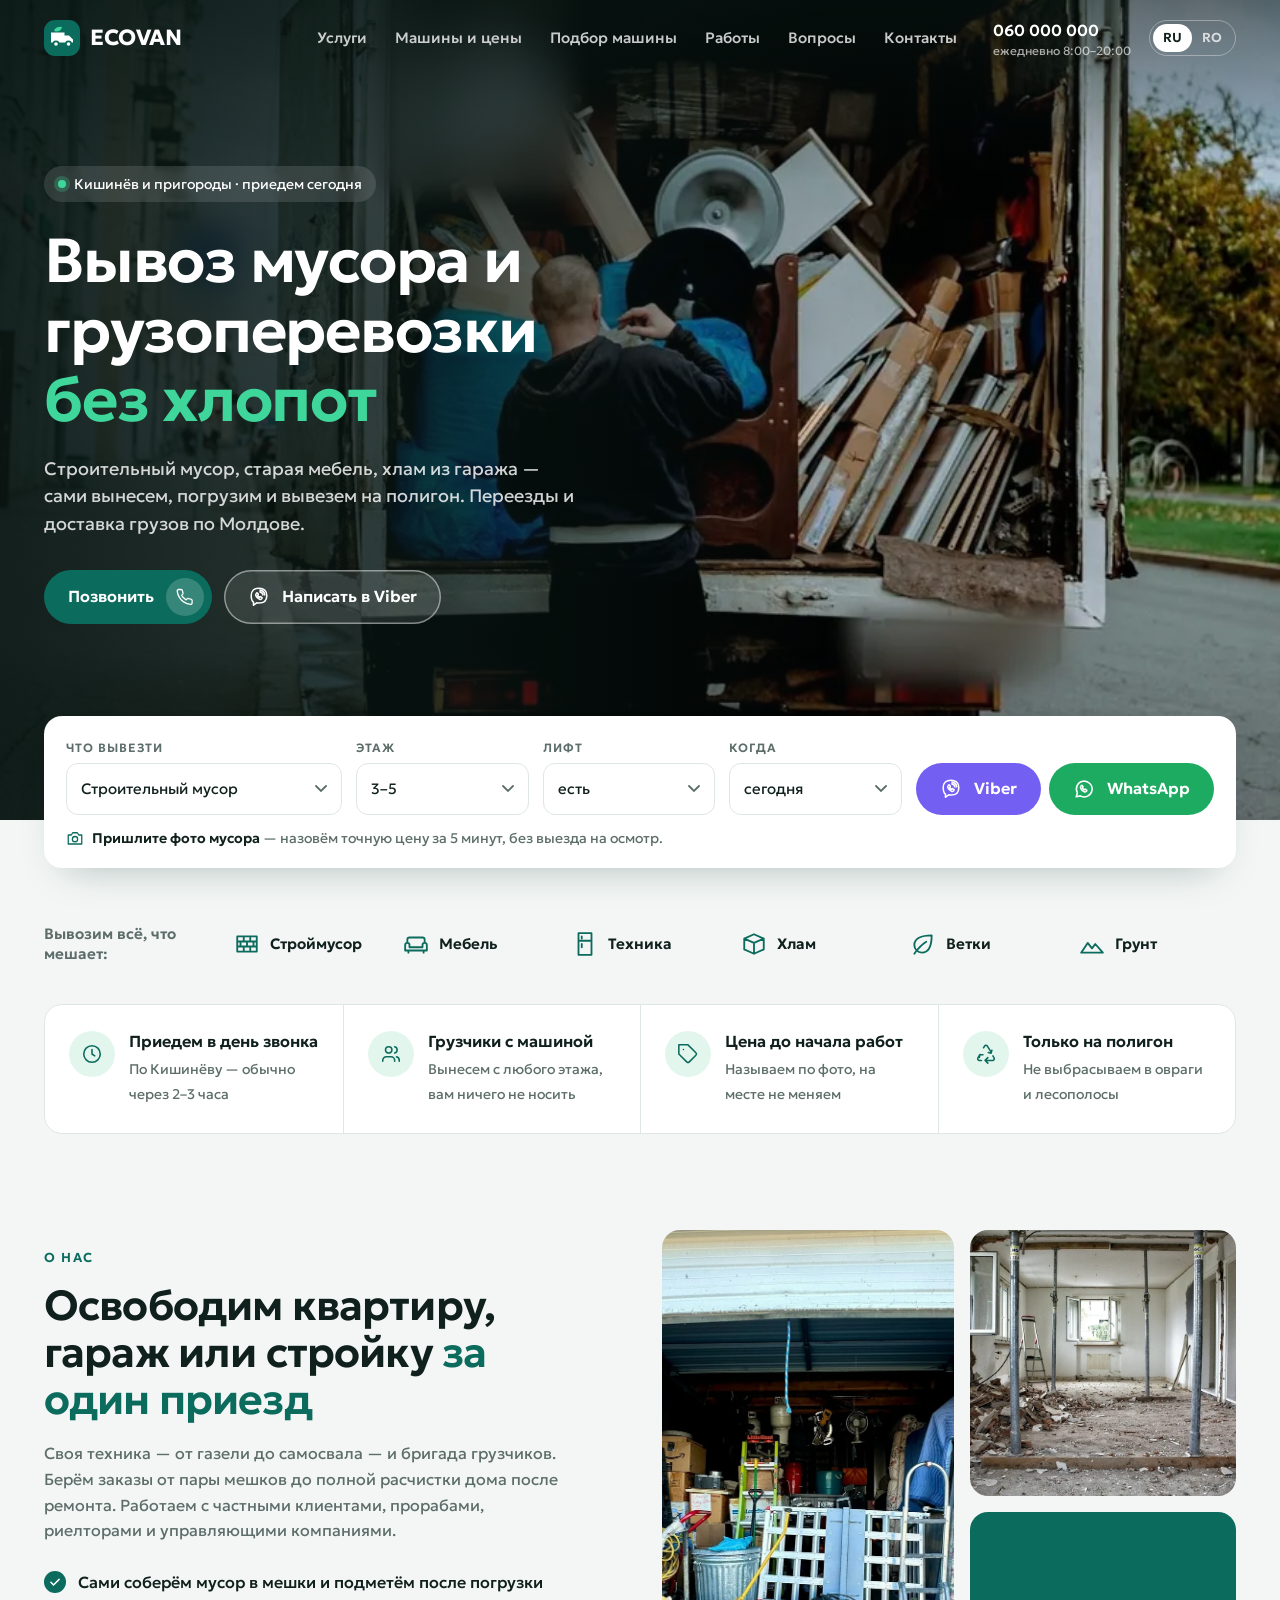
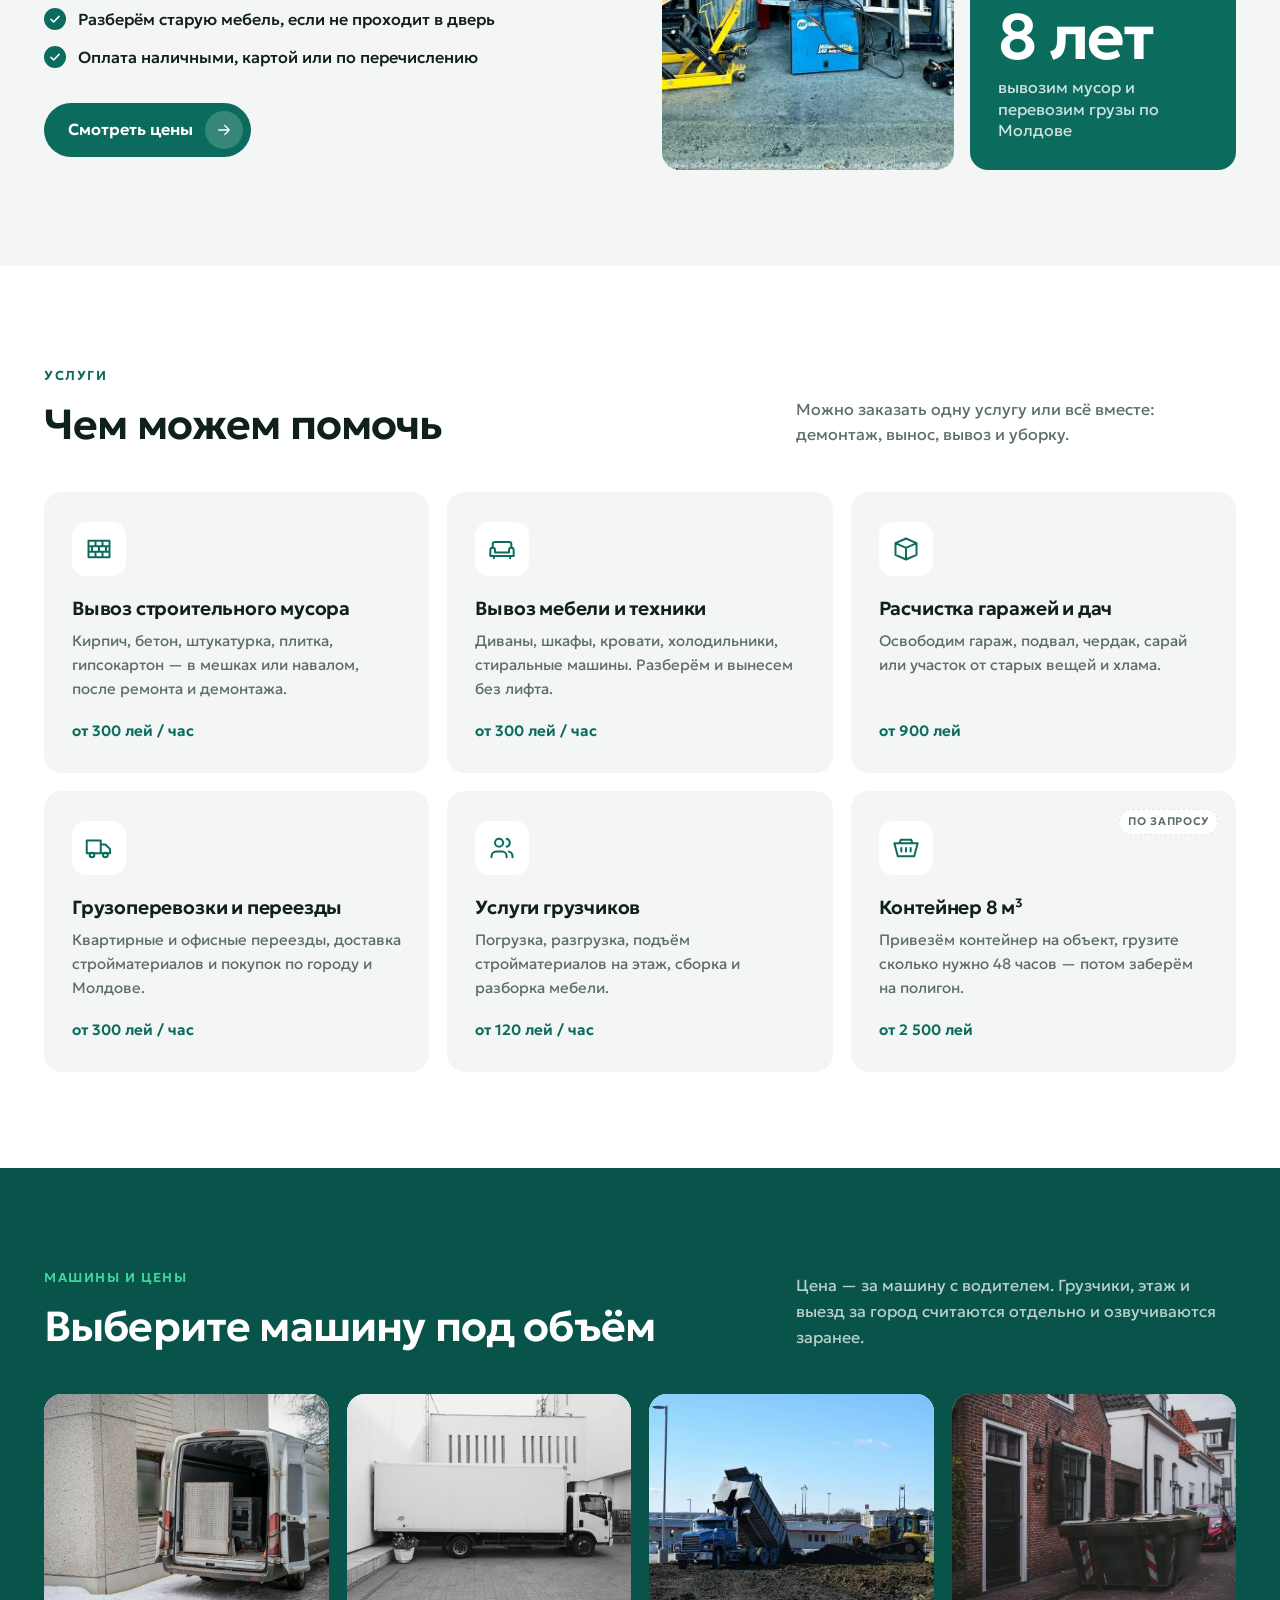
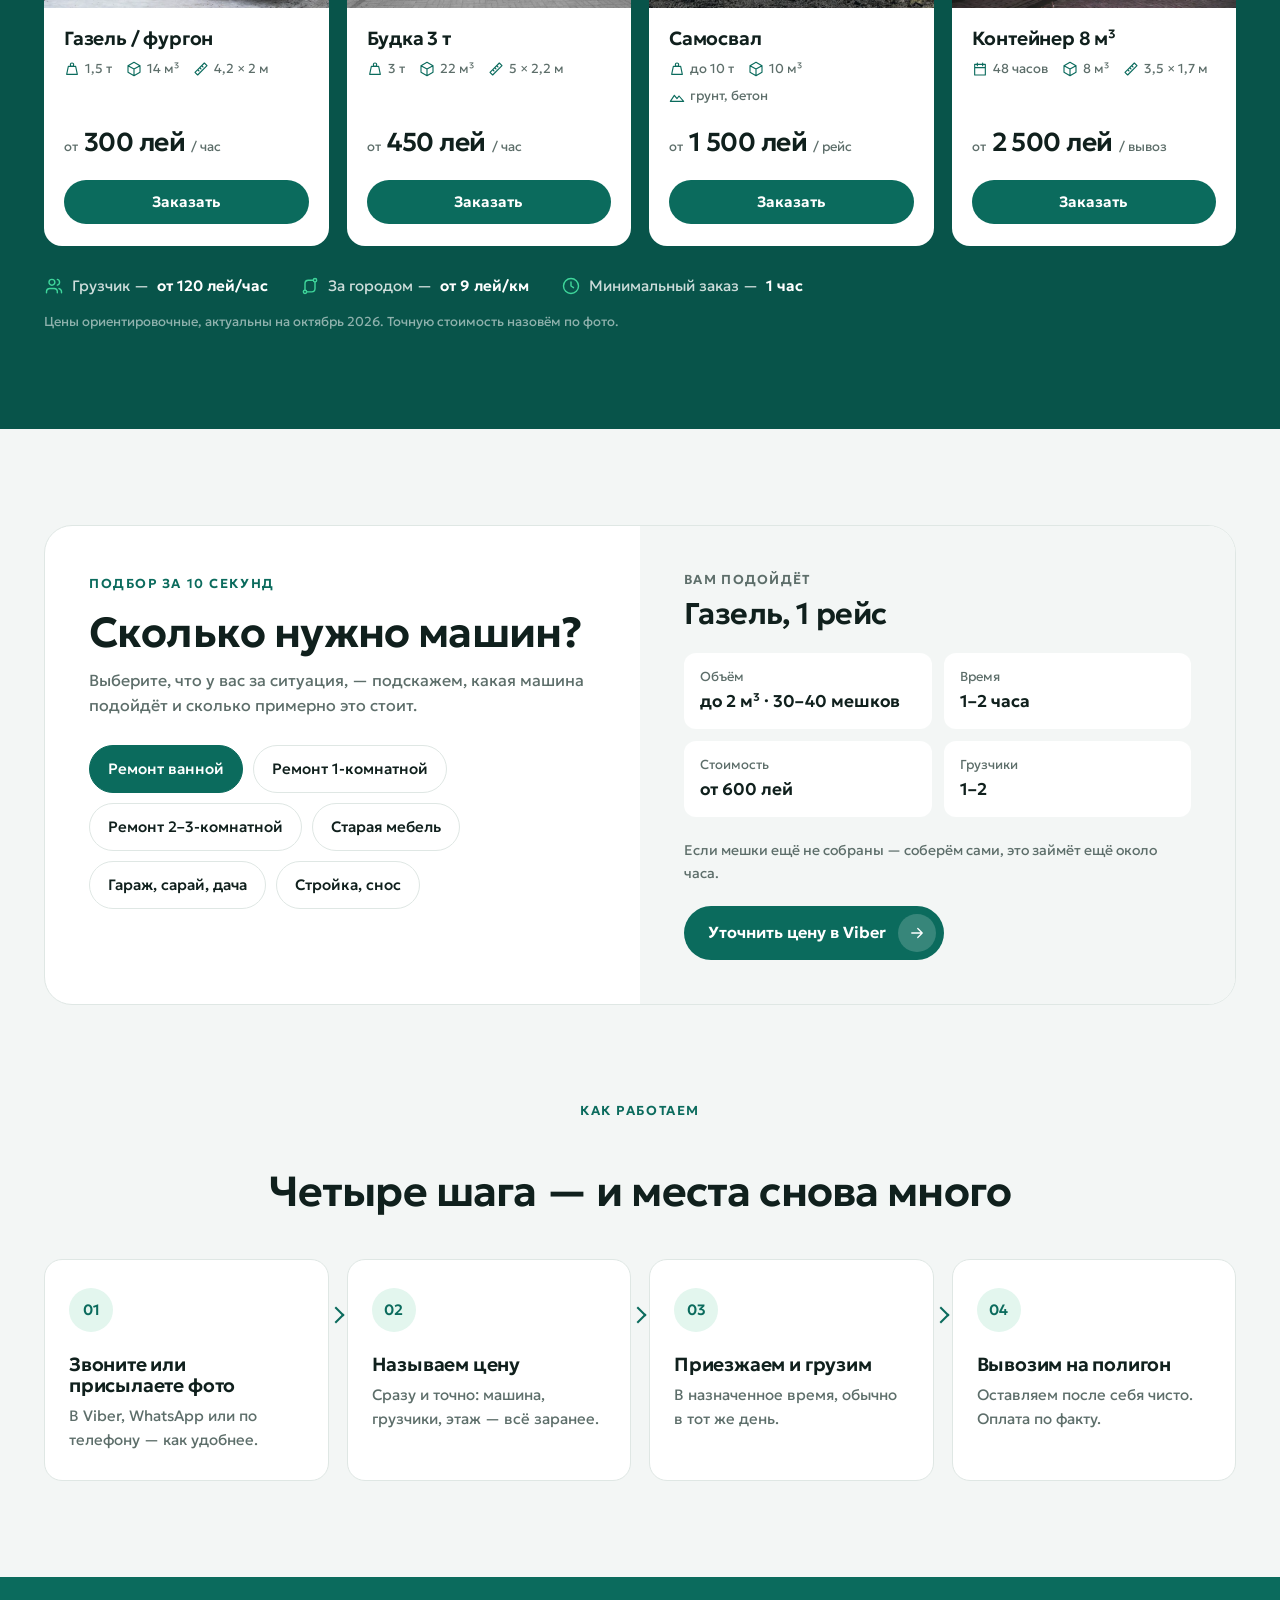
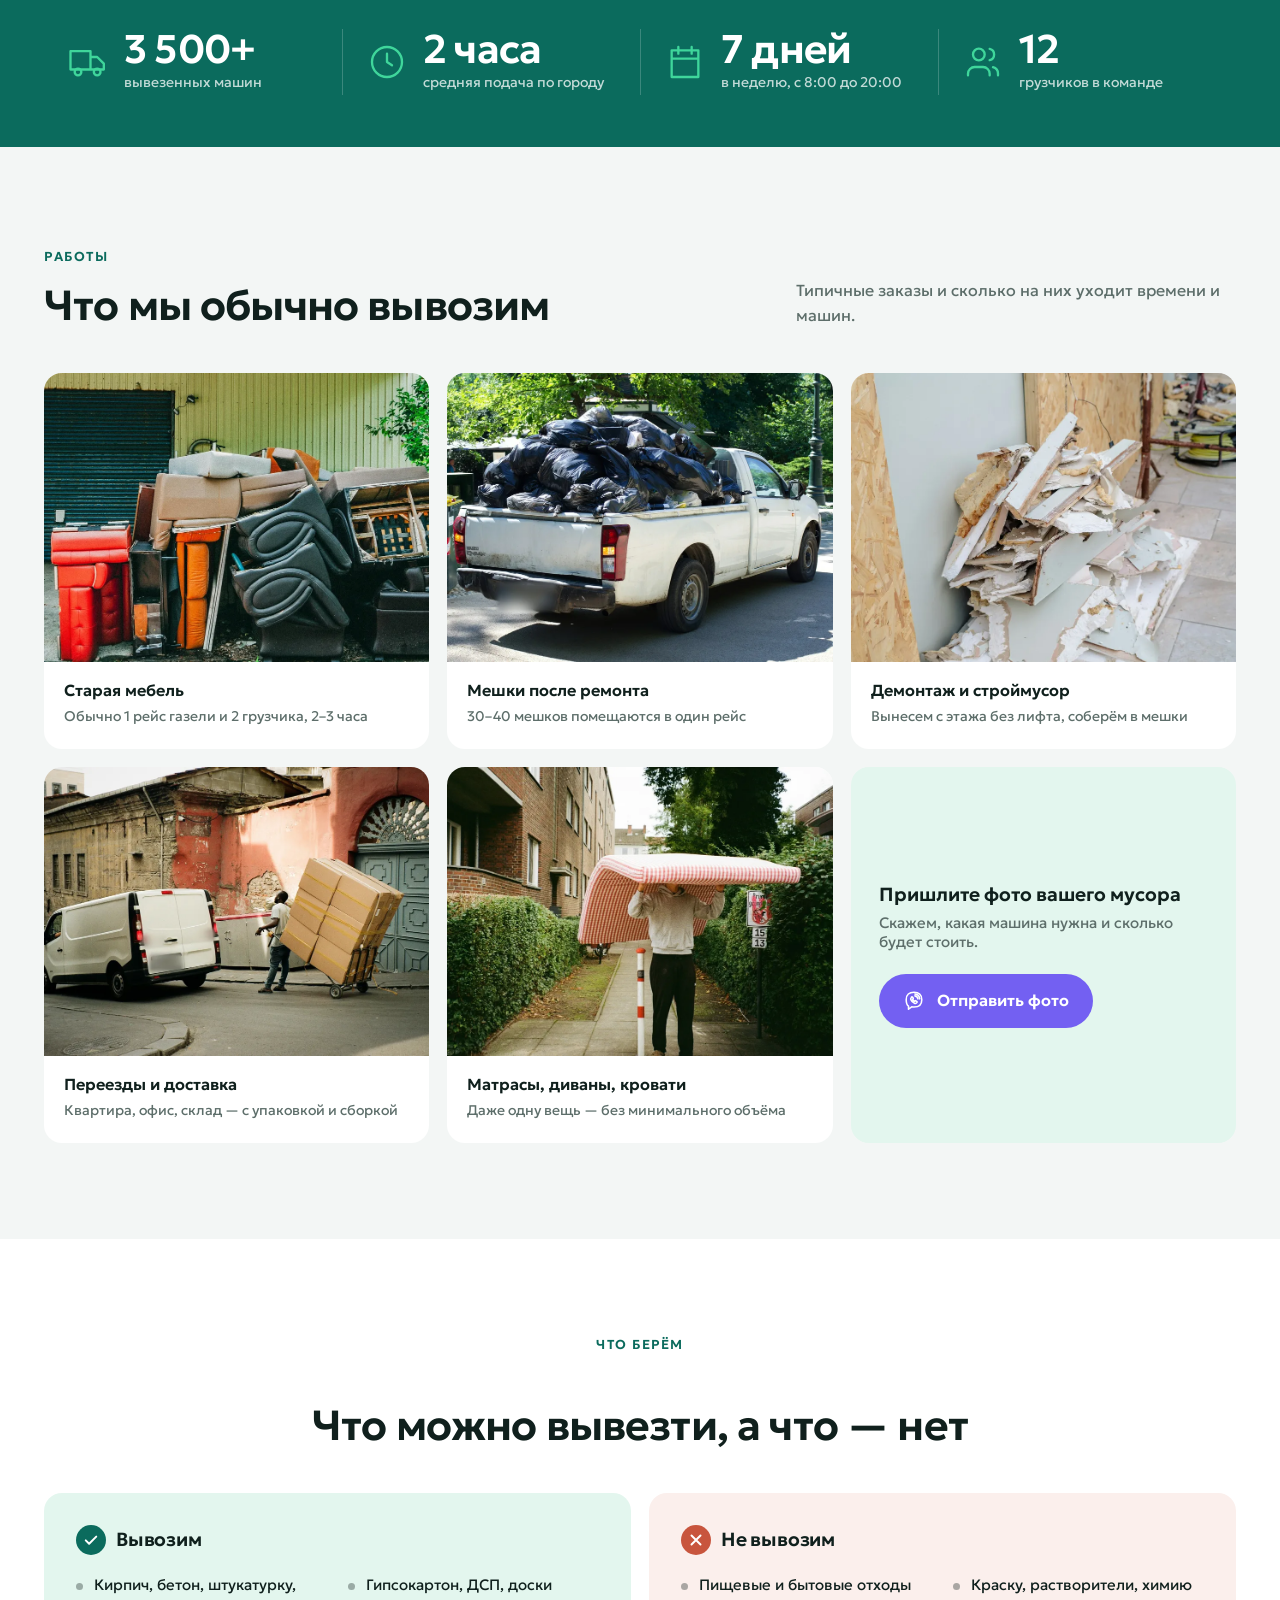
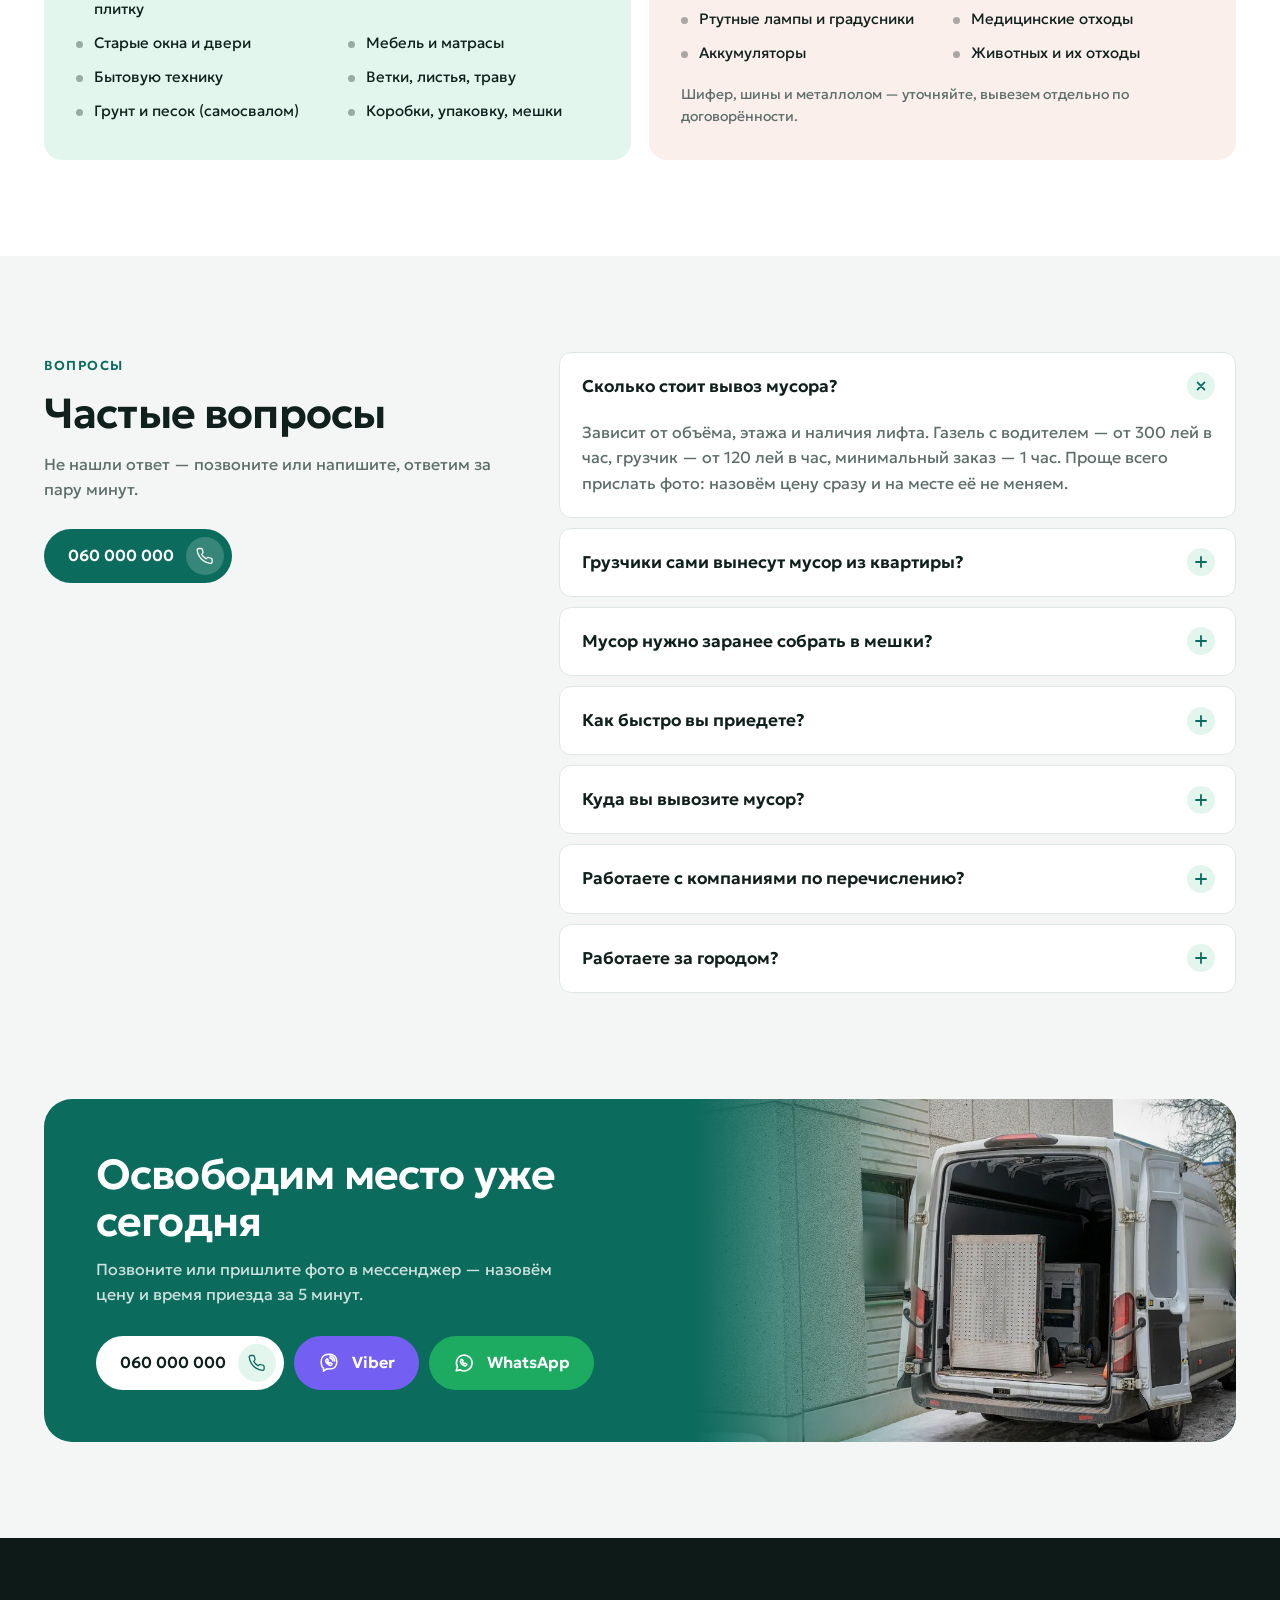
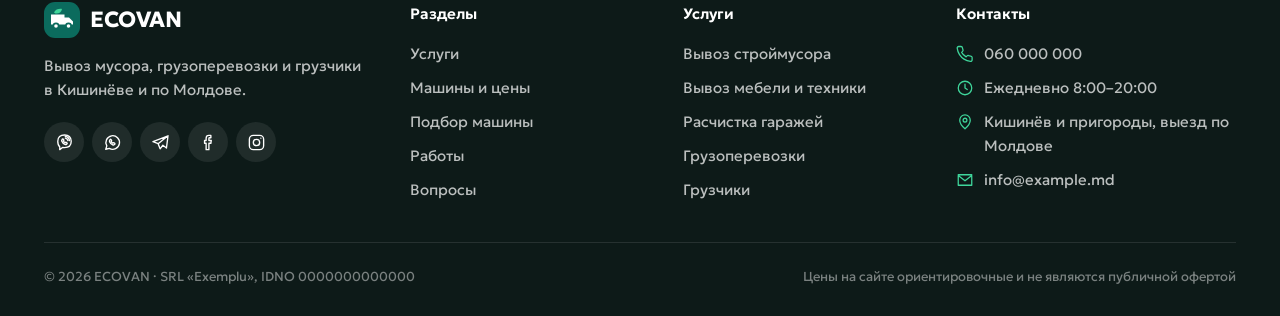
<file: index.html>
<!doctype html>
<html lang="ru">
<head>
<meta charset="utf-8">
<meta name="viewport" content="width=device-width,initial-scale=1">
<title>Вывоз мусора и грузоперевозки в Кишинёве — ECOVAN · 060 000 000</title>
<meta name="description" content="Вывоз строительного мусора, старой мебели и хлама с грузчиками. Грузоперевозки и переезды по Кишинёву и Молдове. Газель от 300 лей/час, приезд в день звонка. Пришлите фото — назовём цену.">
<link rel="canonical" href="https://webonix-md.github.io/vyvoz/">
<link rel="alternate" hreflang="ru" href="https://webonix-md.github.io/vyvoz/">
<link rel="alternate" hreflang="ro" href="https://webonix-md.github.io/vyvoz/ro.html">
<meta property="og:type" content="website">
<meta property="og:locale" content="ru_RU">
<meta property="og:title" content="Вывоз мусора и грузоперевозки в Кишинёве — ECOVAN">
<meta property="og:description" content="Строймусор, мебель, хлам — вынесем, погрузим, вывезем. Газель от 300 лей/час. Пришлите фото — назовём цену.">
<meta property="og:url" content="https://webonix-md.github.io/vyvoz/">
<meta property="og:image" content="https://webonix-md.github.io/vyvoz/img/og/og-square-ru.jpg">
<meta property="og:image:width" content="1200">
<meta property="og:image:height" content="1200">
<meta name="theme-color" content="#0B6B5D">
<link rel="icon" href="favicon.svg" type="image/svg+xml">
<link rel="preload" href="fonts/Geologica-SemiBold.woff2" as="font" type="font/woff2" crossorigin>
<link rel="preload" href="fonts/Geologica-Regular.woff2" as="font" type="font/woff2" crossorigin>
<link rel="stylesheet" href="style.css">
<script type="application/ld+json">
{"@context":"https://schema.org","@type":"MovingCompany","name":"ECOVAN","description":"Вывоз мусора, грузоперевозки и грузчики в Кишинёве","telephone":"+37360000000","url":"https://webonix-md.github.io/vyvoz/","image":"https://webonix-md.github.io/vyvoz/img/og/og-square-ru.jpg","priceRange":"от 300 MDL","areaServed":"Chișinău","address":{"@type":"PostalAddress","addressLocality":"Chișinău","addressCountry":"MD"},"openingHours":"Mo-Su 08:00-20:00"}
</script>
</head>
<body>

<!-- ============ ИКОНКИ ============ -->
<svg width="0" height="0" style="position:absolute" aria-hidden="true">
  <symbol id="i-arrow" viewBox="0 0 24 24"><path d="M5 12h14M13 6l6 6-6 6"/></symbol>
  <symbol id="i-phone" viewBox="0 0 24 24"><path d="M21.5 16.9v3a2 2 0 0 1-2.2 2 19.8 19.8 0 0 1-8.6-3.1 19.5 19.5 0 0 1-6-6A19.8 19.8 0 0 1 1.6 4.2 2 2 0 0 1 3.6 2h3a2 2 0 0 1 2 1.7c.1.9.4 1.8.7 2.7a2 2 0 0 1-.5 2.1L7.5 9.8a16 16 0 0 0 6 6l1.3-1.3a2 2 0 0 1 2.1-.4c.9.3 1.8.6 2.7.7a2 2 0 0 1 1.9 2.1z"/></symbol>
  <symbol id="i-viber" viewBox="0 0 24 24"><path d="M12 2.5c5.2 0 8.5 2.4 8.5 8s-3.3 8-8.5 8c-.9 0-1.7-.1-2.5-.2L6 21v-3.5c-1.8-1.3-2.5-3.6-2.5-7 0-5.6 3.3-8 8.5-8z"/><path d="M9.3 7.7c.3-.3.7-.3 1 0l.8 1.1c.2.3.2.7-.1 1l-.4.4c.4.9 1.2 1.7 2.1 2.1l.4-.4c.3-.3.7-.3 1-.1l1.1.8c.3.3.3.7 0 1l-.6.6c-.5.5-1.3.6-2 .3a7.4 7.4 0 0 1-4-4c-.3-.7-.2-1.5.3-2zM13 6.4a4 4 0 0 1 3.3 3.3M13 4.4a6 6 0 0 1 5.3 5.3"/></symbol>
  <symbol id="i-wa" viewBox="0 0 24 24"><path d="M3.5 20.5l1.3-4.2A8.6 8.6 0 1 1 8 19.5z"/><path d="M9 8.2c.3-.3.7-.3 1 0l.8 1.1c.2.3.2.7-.1 1l-.4.4c.4.9 1.2 1.7 2.1 2.1l.4-.4c.3-.3.7-.3 1-.1l1.1.8c.3.3.3.7 0 1l-.6.6c-.5.5-1.3.6-2 .3a7.4 7.4 0 0 1-4-4c-.3-.7-.2-1.5.3-2z"/></symbol>
  <symbol id="i-truck" viewBox="0 0 24 24"><path d="M1.5 5.5h12v11h-12zM13.5 9h4l4 4v3.5h-8"/><circle cx="6" cy="18" r="2"/><circle cx="17.5" cy="18" r="2"/></symbol>
  <symbol id="i-bricks" viewBox="0 0 24 24"><path d="M3 5h18v14H3zM3 9.7h18M3 14.3h18M9 5v4.7M15 5v4.7M6 9.7v4.6M12 9.7v4.6M18 9.7v4.6M9 14.3V19M15 14.3V19"/></symbol>
  <symbol id="i-sofa" viewBox="0 0 24 24"><path d="M4 11V8a2 2 0 0 1 2-2h12a2 2 0 0 1 2 2v3M2 13a2 2 0 0 1 4 0v2h12v-2a2 2 0 0 1 4 0v5H2zM5 18v2M19 18v2"/></symbol>
  <symbol id="i-fridge" viewBox="0 0 24 24"><path d="M6 2h12v20H6zM6 9h12M9 5v2M9 12v3"/></symbol>
  <symbol id="i-box" viewBox="0 0 24 24"><path d="M3 7l9-4 9 4v10l-9 4-9-4zM3 7l9 4 9-4M12 11v10"/></symbol>
  <symbol id="i-leaf" viewBox="0 0 24 24"><path d="M11 20a7 7 0 0 1-7-7c0-6 6-9 16-9 0 10-3 16-9 16zM4 21c3.5-5 7-8.5 11-11"/></symbol>
  <symbol id="i-soil" viewBox="0 0 24 24"><path d="M2 20l6-9 4 5 3-4 7 8zM2 20h20"/></symbol>
  <symbol id="i-clock" viewBox="0 0 24 24"><circle cx="12" cy="12" r="9"/><path d="M12 7v5l3 2"/></symbol>
  <symbol id="i-users" viewBox="0 0 24 24"><path d="M16 20v-1a4 4 0 0 0-4-4H7a4 4 0 0 0-4 4v1M9.5 11a3.5 3.5 0 1 0 0-7 3.5 3.5 0 0 0 0 7zM21 20v-1a4 4 0 0 0-3-3.9M16 4.1a3.5 3.5 0 0 1 0 6.8"/></symbol>
  <symbol id="i-tag" viewBox="0 0 24 24"><path d="M20.6 13.4l-7.2 7.2a2 2 0 0 1-2.8 0L2 12V2h10l8.6 8.6a2 2 0 0 1 0 2.8zM7 7h.01"/></symbol>
  <symbol id="i-recycle" viewBox="0 0 24 24"><path d="M7 19H4.8a1.8 1.8 0 0 1-1.6-2.7L5.4 12.5M11 19h8.2a1.8 1.8 0 0 0 1.6-2.7l-1.3-2.2M14 16l-3 3 3 3M8.6 12.9l-3.2-.4-.6 3.2M9.3 5.2l1.1-1.9a1.8 1.8 0 0 1 3.1 0L17.6 10M14.5 10.3l3.1.8.8-3.1"/></symbol>
  <symbol id="i-check" viewBox="0 0 24 24"><path d="M5 12.5l4.5 4.5L19 7.5"/></symbol>
  <symbol id="i-x" viewBox="0 0 24 24"><path d="M6 6l12 12M18 6L6 18"/></symbol>
  <symbol id="i-skip" viewBox="0 0 24 24"><path d="M2 8h20l-3 11H5zM6.5 8l1-3h9l1 3M8 12v3M12 12v3M16 12v3"/></symbol>
  <symbol id="i-weight" viewBox="0 0 24 24"><path d="M6.5 8h11l2.5 12H4zM12 8a2.5 2.5 0 1 0 0-5 2.5 2.5 0 0 0 0 5z"/></symbol>
  <symbol id="i-cube" viewBox="0 0 24 24"><path d="M12 2l9 5v10l-9 5-9-5V7zM3 7l9 5 9-5M12 12v10"/></symbol>
  <symbol id="i-ruler" viewBox="0 0 24 24"><path d="M3 17L17 3l4 4L7 21zM7 13l2 2M10 10l2 2M13 7l2 2"/></symbol>
  <symbol id="i-pin" viewBox="0 0 24 24"><path d="M12 21s-7-6.2-7-11.5a7 7 0 0 1 14 0C19 14.8 12 21 12 21z"/><circle cx="12" cy="9.5" r="2.5"/></symbol>
  <symbol id="i-mail" viewBox="0 0 24 24"><path d="M3 5h18v14H3zM3 6l9 7 9-7"/></symbol>
  <symbol id="i-cal" viewBox="0 0 24 24"><path d="M4 5h16v16H4zM4 10h16M8 3v4M16 3v4"/></symbol>
  <symbol id="i-camera" viewBox="0 0 24 24"><path d="M3 8h4l2-3h6l2 3h4v12H3z"/><circle cx="12" cy="13.5" r="3.5"/></symbol>
  <symbol id="i-hammer" viewBox="0 0 24 24"><path d="M13.5 10.5l-9 9a2.1 2.1 0 0 1-3-3l9-9M10.5 7.5l3.5-3.5 6 6-3.5 3.5zM14.5 3.5L17 1l6 6-2.5 2.5"/></symbol>
  <symbol id="i-route" viewBox="0 0 24 24"><circle cx="6" cy="19" r="2"/><circle cx="18" cy="5" r="2"/><path d="M6 17V9a4 4 0 0 1 4-4h6M18 7v8a4 4 0 0 1-4 4H8"/></symbol>
  <symbol id="i-menu" viewBox="0 0 24 24"><path d="M4 7h16M4 12h16M4 17h16"/></symbol>
  <symbol id="i-tg" viewBox="0 0 24 24"><path d="M21.5 3.5L2.5 11l6.5 2.5 2.5 6.5 3.5-4.5 4.5 3.5zM9 13.5l12.5-10"/></symbol>
  <symbol id="i-fb" viewBox="0 0 24 24"><path d="M15 3h-2.5A3.5 3.5 0 0 0 9 6.5V9.5H7v3.5h2V21h3.5v-8H15l.5-3.5h-3V7a1 1 0 0 1 1-1H15z"/></symbol>
  <symbol id="i-ig" viewBox="0 0 24 24"><rect x="3" y="3" width="18" height="18" rx="5"/><circle cx="12" cy="12" r="4"/><path d="M17.5 6.5h.01"/></symbol>
</svg>

<!-- ============ ШАПКА ============ -->
<header class="hdr hdr--over">
  <div class="wrap">
    <a href="#" class="logo" aria-label="ECOVAN — на главную">
      <svg viewBox="0 0 36 36" aria-hidden="true"><rect width="36" height="36" rx="11" fill="#0B6B5D"/><path d="M7 12.5h13.5v10H7zM20.5 15.5h4.5l4 4v3h-8.5z" fill="#fff"/><circle cx="12" cy="24" r="2.6" fill="#fff" stroke="#0B6B5D" stroke-width="1.6"/><circle cx="24.5" cy="24" r="2.6" fill="#fff" stroke="#0B6B5D" stroke-width="1.6"/><path d="M10 10.5c1.5-3 4.5-4 8-3.6-.6 3.2-3 5-6.6 4.6" fill="#3FD69B"/></svg>
      ECOVAN
    </a>
    <nav class="nav" id="nav">
      <a href="#uslugi">Услуги</a>
      <a href="#ceny">Машины и цены</a>
      <a href="#podbor">Подбор машины</a>
      <a href="#raboty">Работы</a>
      <a href="#voprosy">Вопросы</a>
      <a href="#kontakty">Контакты</a>
    </nav>
    <div class="hdr__r">
      <a class="hdr__tel" href="tel:+37360000000">060 000 000<small>ежедневно 8:00–20:00</small></a>
      <div class="lang"><a href="index.html" aria-current="page">RU</a><a href="ro.html" hreflang="ro">RO</a></div>
      <button class="burger" id="burger" aria-label="Меню" aria-expanded="false" aria-controls="nav"><svg class="i"><use href="#i-menu"/></svg></button>
    </div>
  </div>
</header>

<main>
<!-- ============ HERO ============ -->
<section class="hero">
    <div class="hero__box">
      <picture>
        <source media="(max-width:640px)" srcset="img/hero-m.webp">
        <img src="img/hero.webp" width="2200" height="1464" alt="Грузчик загружает старую мебель и мусор в грузовую газель" fetchpriority="high">
      </picture>
      <div class="wrap hero__in"><div class="hero__txt">
        <div class="hero__badge"><i></i>Кишинёв и пригороды · приедем сегодня</div>
        <h1>Вывоз мусора и грузоперевозки <span>без хлопот</span></h1>
        <p class="hero__lead">Строительный мусор, старая мебель, хлам из гаража — сами вынесем, погрузим и вывезем на полигон. Переезды и доставка грузов по Молдове.</p>
        <div class="hero__cta">
          <a class="btn btn--p" href="tel:+37360000000">Позвонить <span class="ar"><svg class="i"><use href="#i-phone"/></svg></span></a>
          <a class="btn btn--ghost" href="viber://chat?number=%2B37360000000"><svg class="i"><use href="#i-viber"/></svg>Написать в Viber</a>
        </div>
      </div></div>
    </div>
  <div class="wrap">

    <!-- быстрая цена: не форма, а сборка сообщения в мессенджер -->
    <div class="quick rv" id="quick" data-msg="Здравствуйте! Нужен вывоз / перевозка: {what}. Этаж: {floor}, лифт: {lift}. Когда: {when}. Сейчас пришлю фото." data-copied="Текст скопирован — вставьте его в чат Viber и прикрепите фото">
      <div class="quick__row">
        <div><label for="q-what">Что вывезти</label>
          <select id="q-what"><option>Строительный мусор</option><option>Старая мебель, техника</option><option>Хлам из гаража, подвала, дачи</option><option>Переезд / перевозка груза</option></select></div>
        <div><label for="q-floor">Этаж</label>
          <select id="q-floor"><option>Частный дом</option><option>1–2</option><option selected>3–5</option><option>6 и выше</option></select></div>
        <div><label for="q-lift">Лифт</label>
          <select id="q-lift"><option>есть</option><option>нет</option><option>грузовой</option></select></div>
        <div><label for="q-when">Когда</label>
          <select id="q-when"><option>сегодня</option><option>завтра</option><option>на этой неделе</option></select></div>
        <div class="quick__btns">
          <a class="btn btn--viber js-viber" href="viber://chat?number=%2B37360000000"><svg class="i"><use href="#i-viber"/></svg>Viber</a>
          <a class="btn btn--wa js-wa" href="https://wa.me/37360000000" target="_blank" rel="noopener"><svg class="i"><use href="#i-wa"/></svg>WhatsApp</a>
        </div>
      </div>
      <p class="quick__note"><svg class="i"><use href="#i-camera"/></svg><span><b>Пришлите фото мусора</b> — назовём точную цену за 5 минут, без выезда на осмотр.</span></p>
    </div>
  </div>
</section>

<!-- ============ ЧТО ВЫВОЗИМ ============ -->
<section class="what">
  <div class="wrap what__in rv">
    <p class="what__t">Вывозим всё, что мешает:</p>
    <ul class="what__list">
      <li><svg class="i"><use href="#i-bricks"/></svg>Строймусор</li>
      <li><svg class="i"><use href="#i-sofa"/></svg>Мебель</li>
      <li><svg class="i"><use href="#i-fridge"/></svg>Техника</li>
      <li><svg class="i"><use href="#i-box"/></svg>Хлам</li>
      <li><svg class="i"><use href="#i-leaf"/></svg>Ветки</li>
      <li><svg class="i"><use href="#i-soil"/></svg>Грунт</li>
    </ul>
  </div>
</section>

<!-- ============ 4 ПРЕИМУЩЕСТВА ============ -->
<section class="feats">
  <div class="wrap">
    <div class="feats__grid rv">
      <div class="feat"><span class="ico"><svg class="i"><use href="#i-clock"/></svg></span><div><b>Приедем в день звонка</b><span>По Кишинёву — обычно через 2–3 часа</span></div></div>
      <div class="feat"><span class="ico"><svg class="i"><use href="#i-users"/></svg></span><div><b>Грузчики с машиной</b><span>Вынесем с любого этажа, вам ничего не носить</span></div></div>
      <div class="feat"><span class="ico"><svg class="i"><use href="#i-tag"/></svg></span><div><b>Цена до начала работ</b><span>Называем по фото, на месте не меняем</span></div></div>
      <div class="feat"><span class="ico"><svg class="i"><use href="#i-recycle"/></svg></span><div><b>Только на полигон</b><span>Не выбрасываем в овраги и лесополосы</span></div></div>
    </div>
  </div>
</section>

<!-- ============ О НАС ============ -->
<section class="sec about">
  <div class="wrap about__grid">
    <div class="rv">
      <span class="eyebrow">О нас</span>
      <h2>Освободим квартиру, гараж или стройку <span class="hl">за один приезд</span></h2>
      <p>Своя техника — от газели до самосвала — и бригада грузчиков. Берём заказы от пары мешков до полной расчистки дома после ремонта. Работаем с частными клиентами, прорабами, риелторами и управляющими компаниями.</p>
      <ul class="checks">
        <li><svg class="i"><use href="#i-check"/></svg>Сами соберём мусор в мешки и подметём после погрузки</li>
        <li><svg class="i"><use href="#i-check"/></svg>Разберём старую мебель, если не проходит в дверь</li>
        <li><svg class="i"><use href="#i-check"/></svg>Оплата наличными, картой или по перечислению</li>
      </ul>
      <a class="btn btn--p" href="#ceny">Смотреть цены <span class="ar"><svg class="i"><use href="#i-arrow"/></svg></span></a>
    </div>
    <div class="collage rv">
      <img class="c1" src="img/about-1.webp" width="900" height="1125" alt="Гараж, заставленный старыми вещами и инструментами" loading="lazy">
      <img class="c2" src="img/about-2.webp" width="700" height="700" alt="Комната после демонтажа, на полу строительный мусор" loading="lazy">
      <div class="num"><b>8 лет</b><span>вывозим мусор и перевозим грузы по Молдове</span></div>
    </div>
  </div>
</section>

<!-- ============ УСЛУГИ ============ -->
<section class="sec svc" id="uslugi">
  <div class="wrap">
    <div class="sec-head rv">
      <div><span class="eyebrow">Услуги</span><h2>Чем можем помочь</h2></div>
      <p>Можно заказать одну услугу или всё вместе: демонтаж, вынос, вывоз и уборку.</p>
    </div>
    <div class="svc__grid">
      <article class="card rv"><span class="ico"><svg class="i"><use href="#i-bricks"/></svg></span><h3>Вывоз строительного мусора</h3><p>Кирпич, бетон, штукатурка, плитка, гипсокартон — в мешках или навалом, после ремонта и демонтажа.</p><span class="card__price">от 300 лей / час</span></article>
      <article class="card rv"><span class="ico"><svg class="i"><use href="#i-sofa"/></svg></span><h3>Вывоз мебели и техники</h3><p>Диваны, шкафы, кровати, холодильники, стиральные машины. Разберём и вынесем без лифта.</p><span class="card__price">от 300 лей / час</span></article>
      <article class="card rv"><span class="ico"><svg class="i"><use href="#i-box"/></svg></span><h3>Расчистка гаражей и дач</h3><p>Освободим гараж, подвал, чердак, сарай или участок от старых вещей и хлама.</p><span class="card__price">от 900 лей</span></article>
      <article class="card rv"><span class="ico"><svg class="i"><use href="#i-truck"/></svg></span><h3>Грузоперевозки и переезды</h3><p>Квартирные и офисные переезды, доставка стройматериалов и покупок по городу и Молдове.</p><span class="card__price">от 300 лей / час</span></article>
      <article class="card rv"><span class="ico"><svg class="i"><use href="#i-users"/></svg></span><h3>Услуги грузчиков</h3><p>Погрузка, разгрузка, подъём стройматериалов на этаж, сборка и разборка мебели.</p><span class="card__price">от 120 лей / час</span></article>
      <article class="card card--opt rv" data-opt="по запросу"><span class="ico"><svg class="i"><use href="#i-skip"/></svg></span><h3>Контейнер 8 м³</h3><p>Привезём контейнер на объект, грузите сколько нужно 48 часов — потом заберём на полигон.</p><span class="card__price">от 2 500 лей</span></article>
    </div>
  </div>
</section>

<!-- ============ МАШИНЫ И ЦЕНЫ ============ -->
<section class="sec cars" id="ceny">
  <div class="wrap">
    <div class="sec-head rv">
      <div><span class="eyebrow">Машины и цены</span><h2>Выберите машину под объём</h2></div>
      <p>Цена — за машину с водителем. Грузчики, этаж и выезд за город считаются отдельно и озвучиваются заранее.</p>
    </div>
    <div class="cars__grid">
      <article class="car rv">
        <img src="img/car-van.webp" width="800" height="600" alt="Грузовой фургон с открытыми задними дверями" loading="lazy">
        <div class="car__b">
          <h3>Газель / фургон</h3>
          <div class="car__specs"><span><svg class="i"><use href="#i-weight"/></svg>1,5 т</span><span><svg class="i"><use href="#i-cube"/></svg>14 м³</span><span><svg class="i"><use href="#i-ruler"/></svg>4,2 × 2 м</span></div>
          <div class="car__price"><small>от</small><b>300 лей</b><small>/ час</small></div>
          <a class="btn btn--p btn--sm" href="viber://chat?number=%2B37360000000">Заказать</a>
        </div>
      </article>
      <article class="car rv">
        <img src="img/car-box.webp" width="800" height="600" alt="Грузовик с будкой" loading="lazy">
        <div class="car__b">
          <h3>Будка 3 т</h3>
          <div class="car__specs"><span><svg class="i"><use href="#i-weight"/></svg>3 т</span><span><svg class="i"><use href="#i-cube"/></svg>22 м³</span><span><svg class="i"><use href="#i-ruler"/></svg>5 × 2,2 м</span></div>
          <div class="car__price"><small>от</small><b>450 лей</b><small>/ час</small></div>
          <a class="btn btn--p btn--sm" href="viber://chat?number=%2B37360000000">Заказать</a>
        </div>
      </article>
      <article class="car rv">
        <img src="img/car-dump.webp" width="800" height="600" alt="Самосвал выгружает грунт" loading="lazy">
        <div class="car__b">
          <h3>Самосвал</h3>
          <div class="car__specs"><span><svg class="i"><use href="#i-weight"/></svg>до 10 т</span><span><svg class="i"><use href="#i-cube"/></svg>10 м³</span><span><svg class="i"><use href="#i-soil"/></svg>грунт, бетон</span></div>
          <div class="car__price"><small>от</small><b>1 500 лей</b><small>/ рейс</small></div>
          <a class="btn btn--p btn--sm" href="viber://chat?number=%2B37360000000">Заказать</a>
        </div>
      </article>
      <article class="car rv">
        <img src="img/car-skip.webp" width="800" height="600" alt="Металлический контейнер для строительного мусора у дома" loading="lazy">
        <div class="car__b">
          <h3>Контейнер 8 м³</h3>
          <div class="car__specs"><span><svg class="i"><use href="#i-cal"/></svg>48 часов</span><span><svg class="i"><use href="#i-cube"/></svg>8 м³</span><span><svg class="i"><use href="#i-ruler"/></svg>3,5 × 1,7 м</span></div>
          <div class="car__price"><small>от</small><b>2 500 лей</b><small>/ вывоз</small></div>
          <a class="btn btn--p btn--sm" href="viber://chat?number=%2B37360000000">Заказать</a>
        </div>
      </article>
    </div>
    <div class="cars__extra rv">
      <span><svg class="i"><use href="#i-users"/></svg>Грузчик — <b>от 120 лей/час</b></span>
      <span><svg class="i"><use href="#i-route"/></svg>За городом — <b>от 9 лей/км</b></span>
      <span><svg class="i"><use href="#i-clock"/></svg>Минимальный заказ — <b>1 час</b></span>
    </div>
    <p class="cars__date">Цены ориентировочные, актуальны на октябрь 2026. Точную стоимость назовём по фото.</p>
  </div>
</section>

<!-- ============ ПОДБОР МАШИНЫ ============ -->
<section class="sec calc" id="podbor">
  <div class="wrap">
    <div class="calc__box rv">
      <div class="calc__l">
        <span class="eyebrow">Подбор за 10 секунд</span>
        <h2>Сколько нужно машин?</h2>
        <p>Выберите, что у вас за ситуация, — подскажем, какая машина подойдёт и сколько примерно это стоит.</p>
        <div class="chips" id="chips" role="group" aria-label="Тип работ">
          <button class="chip" data-k="bath" aria-pressed="true">Ремонт ванной</button>
          <button class="chip" data-k="flat1" aria-pressed="false">Ремонт 1-комнатной</button>
          <button class="chip" data-k="flat3" aria-pressed="false">Ремонт 2–3-комнатной</button>
          <button class="chip" data-k="furn" aria-pressed="false">Старая мебель</button>
          <button class="chip" data-k="garage" aria-pressed="false">Гараж, сарай, дача</button>
          <button class="chip" data-k="build" aria-pressed="false">Стройка, снос</button>
        </div>
      </div>
      <div class="calc__r" aria-live="polite">
        <span class="res__tag">Вам подойдёт</span>
        <div id="res">
          <div class="res__car" id="r-car"></div>
          <div class="res__rows">
            <div><small>Объём</small><b id="r-vol"></b></div>
            <div><small>Время</small><b id="r-time"></b></div>
            <div><small>Стоимость</small><b id="r-price"></b></div>
            <div><small>Грузчики</small><b id="r-men"></b></div>
          </div>
          <p class="res__note" id="r-note"></p>
        </div>
        <a class="btn btn--p" href="viber://chat?number=%2B37360000000">Уточнить цену в Viber <span class="ar"><svg class="i"><use href="#i-arrow"/></svg></span></a>
      </div>
    </div>
  </div>
  <script type="application/json" id="calc-data">
  {
    "bath":  {"car":"Газель, 1 рейс","vol":"до 2 м³ · 30–40 мешков","time":"1–2 часа","price":"от 600 лей","men":"1–2","note":"Если мешки ещё не собраны — соберём сами, это займёт ещё около часа."},
    "flat1": {"car":"Газель, 2 рейса или контейнер 8 м³","vol":"4–6 м³","time":"3–4 часа","price":"от 1 200 лей","men":"2","note":"Если ремонт идёт неделями — выгоднее поставить контейнер и грузить по мере работы."},
    "flat3": {"car":"Контейнер 8 м³ или самосвал","vol":"8–12 м³","time":"1–2 дня погрузки","price":"от 2 500 лей","men":"по желанию","note":"Для крупного объёма считаем по рейсам — так дешевле, чем почасовая газель."},
    "furn":  {"car":"Газель + грузчики","vol":"диван, шкаф, кровать ≈ 6–10 м³","time":"2–3 часа","price":"от 800 лей","men":"2","note":"Разберём шкафы и кровати на месте, если не проходят в дверь или лифт."},
    "garage":{"car":"Газель или будка 3 т","vol":"6–20 м³","time":"2–4 часа","price":"от 900 лей","men":"2","note":"Металлолом и годные вещи можем отсортировать — иногда это снижает цену."},
    "build": {"car":"Самосвал 10 т","vol":"до 10 м³ за рейс","time":"по графику стройки","price":"от 1 500 лей / рейс","men":"не нужны","note":"Бетон, кирпич и грунт после сноса вывозим самосвалом, грузим экскаватором или бобкатом."}
  }
  </script>
</section>

<!-- ============ КАК РАБОТАЕМ ============ -->
<section class="sec steps-sec" style="padding-top:0">
  <div class="wrap">
    <div class="sec-head sec-head--c rv">
      <span class="eyebrow">Как работаем</span>
      <h2>Четыре шага — и места снова много</h2>
    </div>
    <div class="steps">
      <div class="step rv"><span class="step__n">01</span><h3>Звоните или присылаете фото</h3><p>В Viber, WhatsApp или по телефону — как удобнее.</p></div>
      <div class="step rv"><span class="step__n">02</span><h3>Называем цену</h3><p>Сразу и точно: машина, грузчики, этаж — всё заранее.</p></div>
      <div class="step rv"><span class="step__n">03</span><h3>Приезжаем и грузим</h3><p>В назначенное время, обычно в тот же день.</p></div>
      <div class="step rv"><span class="step__n">04</span><h3>Вывозим на полигон</h3><p>Оставляем после себя чисто. Оплата по факту.</p></div>
    </div>
  </div>
</section>

<!-- ============ ЦИФРЫ ============ -->
<section class="stats">
  <div class="wrap stats__grid">
    <div class="stat rv"><svg class="i"><use href="#i-truck"/></svg><div><b>3 500+</b><span>вывезенных машин</span></div></div>
    <div class="stat rv"><svg class="i"><use href="#i-clock"/></svg><div><b>2 часа</b><span>средняя подача по городу</span></div></div>
    <div class="stat rv"><svg class="i"><use href="#i-cal"/></svg><div><b>7 дней</b><span>в неделю, с 8:00 до 20:00</span></div></div>
    <div class="stat rv"><svg class="i"><use href="#i-users"/></svg><div><b>12</b><span>грузчиков в команде</span></div></div>
  </div>
</section>

<!-- ============ РАБОТЫ ============ -->
<section class="sec works" id="raboty">
  <div class="wrap">
    <div class="sec-head rv">
      <div><span class="eyebrow">Работы</span><h2>Что мы обычно вывозим</h2></div>
      <p>Типичные заказы и сколько на них уходит времени и машин.</p>
    </div>
    <div class="works__grid">
      <div class="work rv"><figure><img src="img/work-1.webp" width="900" height="675" alt="Старая мягкая мебель сложена у гаража" loading="lazy"></figure><figcaption><b>Старая мебель</b><span>Обычно 1 рейс газели и 2 грузчика, 2–3 часа</span></figcaption></div>
      <div class="work rv"><figure><img src="img/work-2.webp" width="900" height="675" alt="Кузов пикапа, полностью загруженный мешками с мусором" loading="lazy"></figure><figcaption><b>Мешки после ремонта</b><span>30–40 мешков помещаются в один рейс</span></figcaption></div>
      <div class="work rv"><figure><img src="img/work-3.webp" width="900" height="675" alt="Куча обломков гипсокартона в квартире" loading="lazy"></figure><figcaption><b>Демонтаж и строймусор</b><span>Вынесем с этажа без лифта, соберём в мешки</span></figcaption></div>
      <div class="work rv"><figure><img src="img/work-4.webp" width="900" height="675" alt="Грузчик везёт тележку с коробками к фургону" loading="lazy"></figure><figcaption><b>Переезды и доставка</b><span>Квартира, офис, склад — с упаковкой и сборкой</span></figcaption></div>
      <div class="work rv"><figure><img src="img/work-5.webp" width="900" height="675" alt="Человек несёт старый матрас по улице" loading="lazy"></figure><figcaption><b>Матрасы, диваны, кровати</b><span>Даже одну вещь — без минимального объёма</span></figcaption></div>
      <div class="works__more rv"><p>Пришлите фото вашего мусора<span>Скажем, какая машина нужна и сколько будет стоить.</span></p><a class="btn btn--viber" href="viber://chat?number=%2B37360000000"><svg class="i"><use href="#i-viber"/></svg>Отправить фото</a></div>
    </div>
  </div>
</section>

<!-- ============ МОЖНО / НЕЛЬЗЯ ============ -->
<section class="sec rules">
  <div class="wrap">
    <div class="sec-head sec-head--c rv">
      <span class="eyebrow">Что берём</span>
      <h2>Что можно вывезти, а что — нет</h2>
    </div>
    <div class="rules__grid">
      <div class="rule rule--ok rv">
        <h3><svg class="i"><use href="#i-check"/></svg>Вывозим</h3>
        <ul>
          <li>Кирпич, бетон, штукатурку, плитку</li>
          <li>Гипсокартон, ДСП, доски</li>
          <li>Старые окна и двери</li>
          <li>Мебель и матрасы</li>
          <li>Бытовую технику</li>
          <li>Ветки, листья, траву</li>
          <li>Грунт и песок (самосвалом)</li>
          <li>Коробки, упаковку, мешки</li>
        </ul>
      </div>
      <div class="rule rule--no rv">
        <h3><svg class="i"><use href="#i-x"/></svg>Не вывозим</h3>
        <ul>
          <li>Пищевые и бытовые отходы</li>
          <li>Краску, растворители, химию</li>
          <li>Ртутные лампы и градусники</li>
          <li>Медицинские отходы</li>
          <li>Аккумуляторы</li>
          <li>Животных и их отходы</li>
        </ul>
        <p>Шифер, шины и металлолом — уточняйте, вывезем отдельно по договорённости.</p>
      </div>
    </div>
  </div>
</section>

<!-- ============ FAQ ============ -->
<section class="sec faq" id="voprosy">
  <div class="wrap faq__grid">
    <div class="faq__side rv">
      <span class="eyebrow">Вопросы</span>
      <h2>Частые вопросы</h2>
      <p>Не нашли ответ — позвоните или напишите, ответим за пару минут.</p>
      <a class="btn btn--p" href="tel:+37360000000">060 000 000 <span class="ar"><svg class="i"><use href="#i-phone"/></svg></span></a>
    </div>
    <div class="rv">
      <details open><summary>Сколько стоит вывоз мусора?</summary><p>Зависит от объёма, этажа и наличия лифта. Газель с водителем — от 300 лей в час, грузчик — от 120 лей в час, минимальный заказ — 1 час. Проще всего прислать фото: назовём цену сразу и на месте её не меняем.</p></details>
      <details><summary>Грузчики сами вынесут мусор из квартиры?</summary><p>Да, с любого этажа — в мешках или навалом. Если лифта нет, это влияет на время работы, поэтому про этаж лучше сказать заранее.</p></details>
      <details><summary>Мусор нужно заранее собрать в мешки?</summary><p>Желательно, так быстрее и дешевле. Но можем привезти мешки и собрать всё сами.</p></details>
      <details><summary>Как быстро вы приедете?</summary><p>По Кишинёву — обычно в день обращения, через 2–3 часа. Можно заказать и на конкретное время.</p></details>
      <details><summary>Куда вы вывозите мусор?</summary><p>Только на официальный полигон. В лесополосы и овраги не выбрасываем — за это штрафуют и вас, и нас.</p></details>
      <details><summary>Работаете с компаниями по перечислению?</summary><p>Да. Выставляем счёт и e-Factura, можем работать по договору на регулярный вывоз со стройки или из магазина.</p></details>
      <details><summary>Работаете за городом?</summary><p>Да, по пригородам и всей Молдове. За городом добавляется от 9 лей за километр.</p></details>
    </div>
  </div>
</section>

<!-- ============ CTA ============ -->
<section class="cta">
  <div class="wrap">
    <div class="cta__box rv">
      <div class="cta__t">
        <h2>Освободим место уже сегодня</h2>
        <p>Позвоните или пришлите фото в мессенджер — назовём цену и время приезда за 5 минут.</p>
        <div class="cta__btns">
          <a class="btn btn--w" href="tel:+37360000000">060 000 000 <span class="ar"><svg class="i"><use href="#i-phone"/></svg></span></a>
          <a class="btn btn--viber" href="viber://chat?number=%2B37360000000"><svg class="i"><use href="#i-viber"/></svg>Viber</a>
          <a class="btn btn--wa" href="https://wa.me/37360000000" target="_blank" rel="noopener"><svg class="i"><use href="#i-wa"/></svg>WhatsApp</a>
        </div>
      </div>
      <div class="cta__img"><img src="img/cta.webp" width="900" height="675" alt="" loading="lazy"></div>
    </div>
  </div>
</section>
</main>

<!-- ============ ПОДВАЛ ============ -->
<footer class="foot" id="kontakty">
  <div class="wrap">
    <div class="foot__grid">
      <div>
        <a href="#" class="logo"><svg viewBox="0 0 36 36" aria-hidden="true"><rect width="36" height="36" rx="11" fill="#0B6B5D"/><path d="M7 12.5h13.5v10H7zM20.5 15.5h4.5l4 4v3h-8.5z" fill="#fff"/><circle cx="12" cy="24" r="2.6" fill="#fff" stroke="#0B6B5D" stroke-width="1.6"/><circle cx="24.5" cy="24" r="2.6" fill="#fff" stroke="#0B6B5D" stroke-width="1.6"/><path d="M10 10.5c1.5-3 4.5-4 8-3.6-.6 3.2-3 5-6.6 4.6" fill="#3FD69B"/></svg>ECOVAN</a>
        <p>Вывоз мусора, грузоперевозки и грузчики в Кишинёве и по Молдове.</p>
        <div class="foot__soc">
          <a href="viber://chat?number=%2B37360000000" aria-label="Viber"><svg class="i"><use href="#i-viber"/></svg></a>
          <a href="https://wa.me/37360000000" aria-label="WhatsApp" target="_blank" rel="noopener"><svg class="i"><use href="#i-wa"/></svg></a>
          <a href="https://t.me/" aria-label="Telegram" target="_blank" rel="noopener"><svg class="i"><use href="#i-tg"/></svg></a>
          <a href="https://facebook.com/" aria-label="Facebook" target="_blank" rel="noopener"><svg class="i"><use href="#i-fb"/></svg></a>
          <a href="https://instagram.com/" aria-label="Instagram" target="_blank" rel="noopener"><svg class="i"><use href="#i-ig"/></svg></a>
        </div>
      </div>
      <div>
        <h4>Разделы</h4>
        <ul><li><a href="#uslugi">Услуги</a></li><li><a href="#ceny">Машины и цены</a></li><li><a href="#podbor">Подбор машины</a></li><li><a href="#raboty">Работы</a></li><li><a href="#voprosy">Вопросы</a></li></ul>
      </div>
      <div>
        <h4>Услуги</h4>
        <ul><li>Вывоз строймусора</li><li>Вывоз мебели и техники</li><li>Расчистка гаражей</li><li>Грузоперевозки</li><li>Грузчики</li></ul>
      </div>
      <div>
        <h4>Контакты</h4>
        <ul class="foot__c">
          <li><svg class="i"><use href="#i-phone"/></svg><a href="tel:+37360000000">060 000 000</a></li>
          <li><svg class="i"><use href="#i-clock"/></svg>Ежедневно 8:00–20:00</li>
          <li><svg class="i"><use href="#i-pin"/></svg>Кишинёв и пригороды, выезд по Молдове</li>
          <li><svg class="i"><use href="#i-mail"/></svg><a href="mailto:info@example.md">info@example.md</a></li>
        </ul>
      </div>
    </div>
    <div class="foot__b"><span>© 2026 ECOVAN · SRL «Exemplu», IDNO 0000000000000</span><span>Цены на сайте ориентировочные и не являются публичной офертой</span></div>
  </div>
</footer>

<!-- нижняя панель на телефоне -->
<nav class="mbar" aria-label="Связаться">
  <a class="m-tel" href="tel:+37360000000"><svg class="i"><use href="#i-phone"/></svg>Звонок</a>
  <a class="m-vb" href="viber://chat?number=%2B37360000000"><svg class="i"><use href="#i-viber"/></svg>Viber</a>
  <a class="m-wa" href="https://wa.me/37360000000" target="_blank" rel="noopener"><svg class="i"><use href="#i-wa"/></svg>WhatsApp</a>
</nav>
<div class="toast" id="toast" role="status"></div>

<script src="main.js" defer></script>
</body>
</html>
</file>
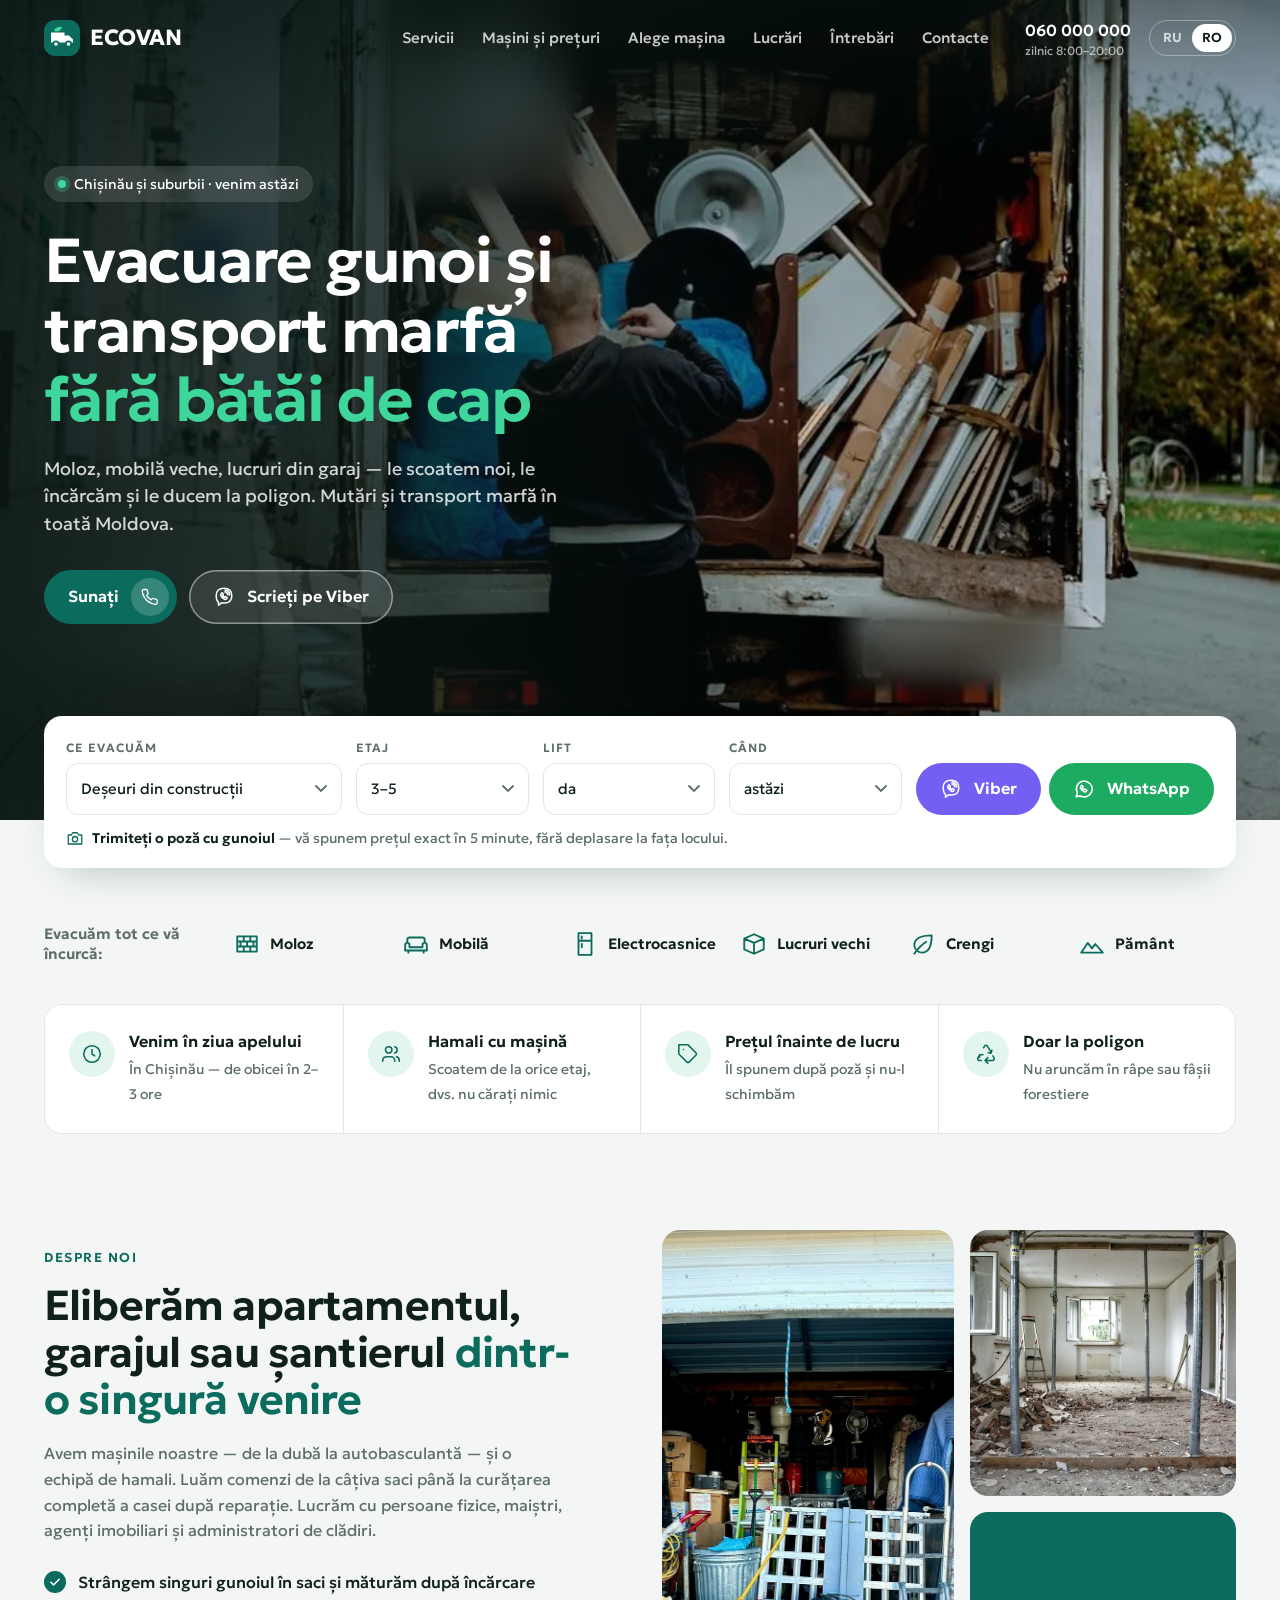
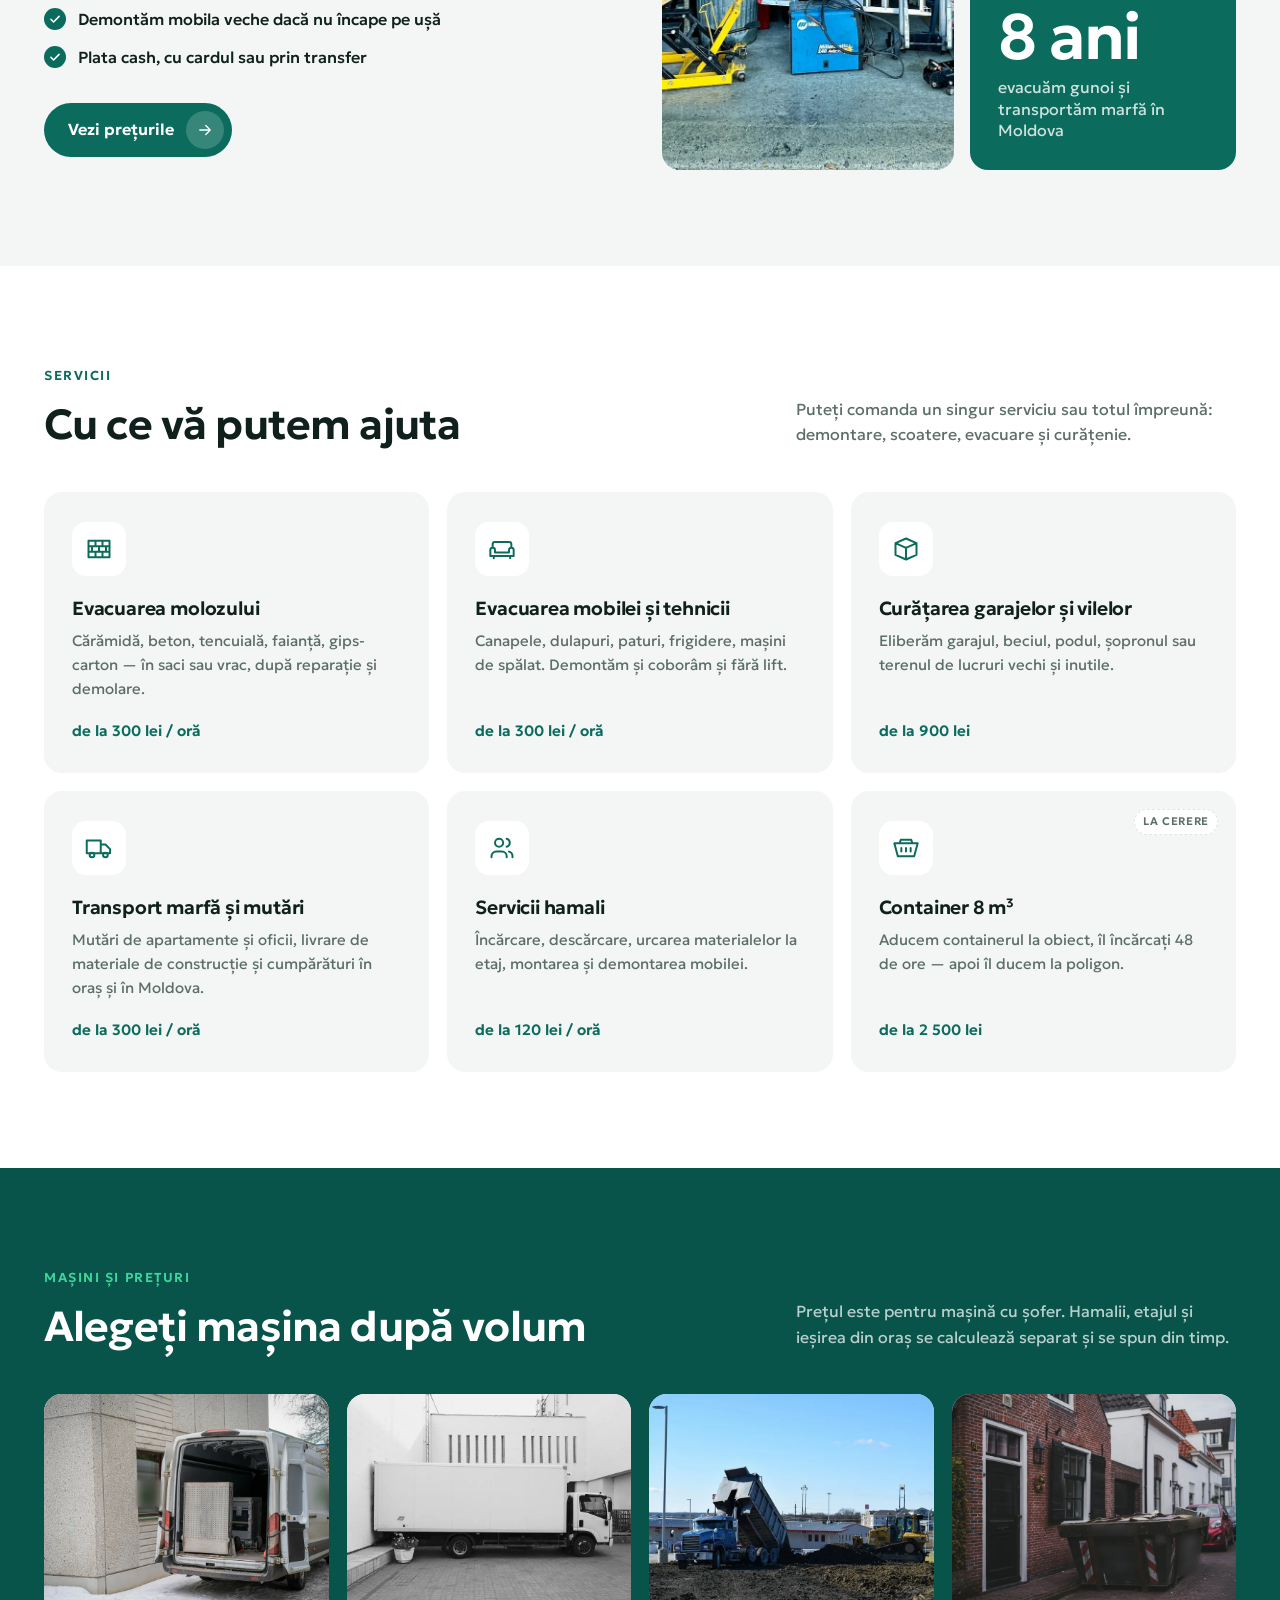
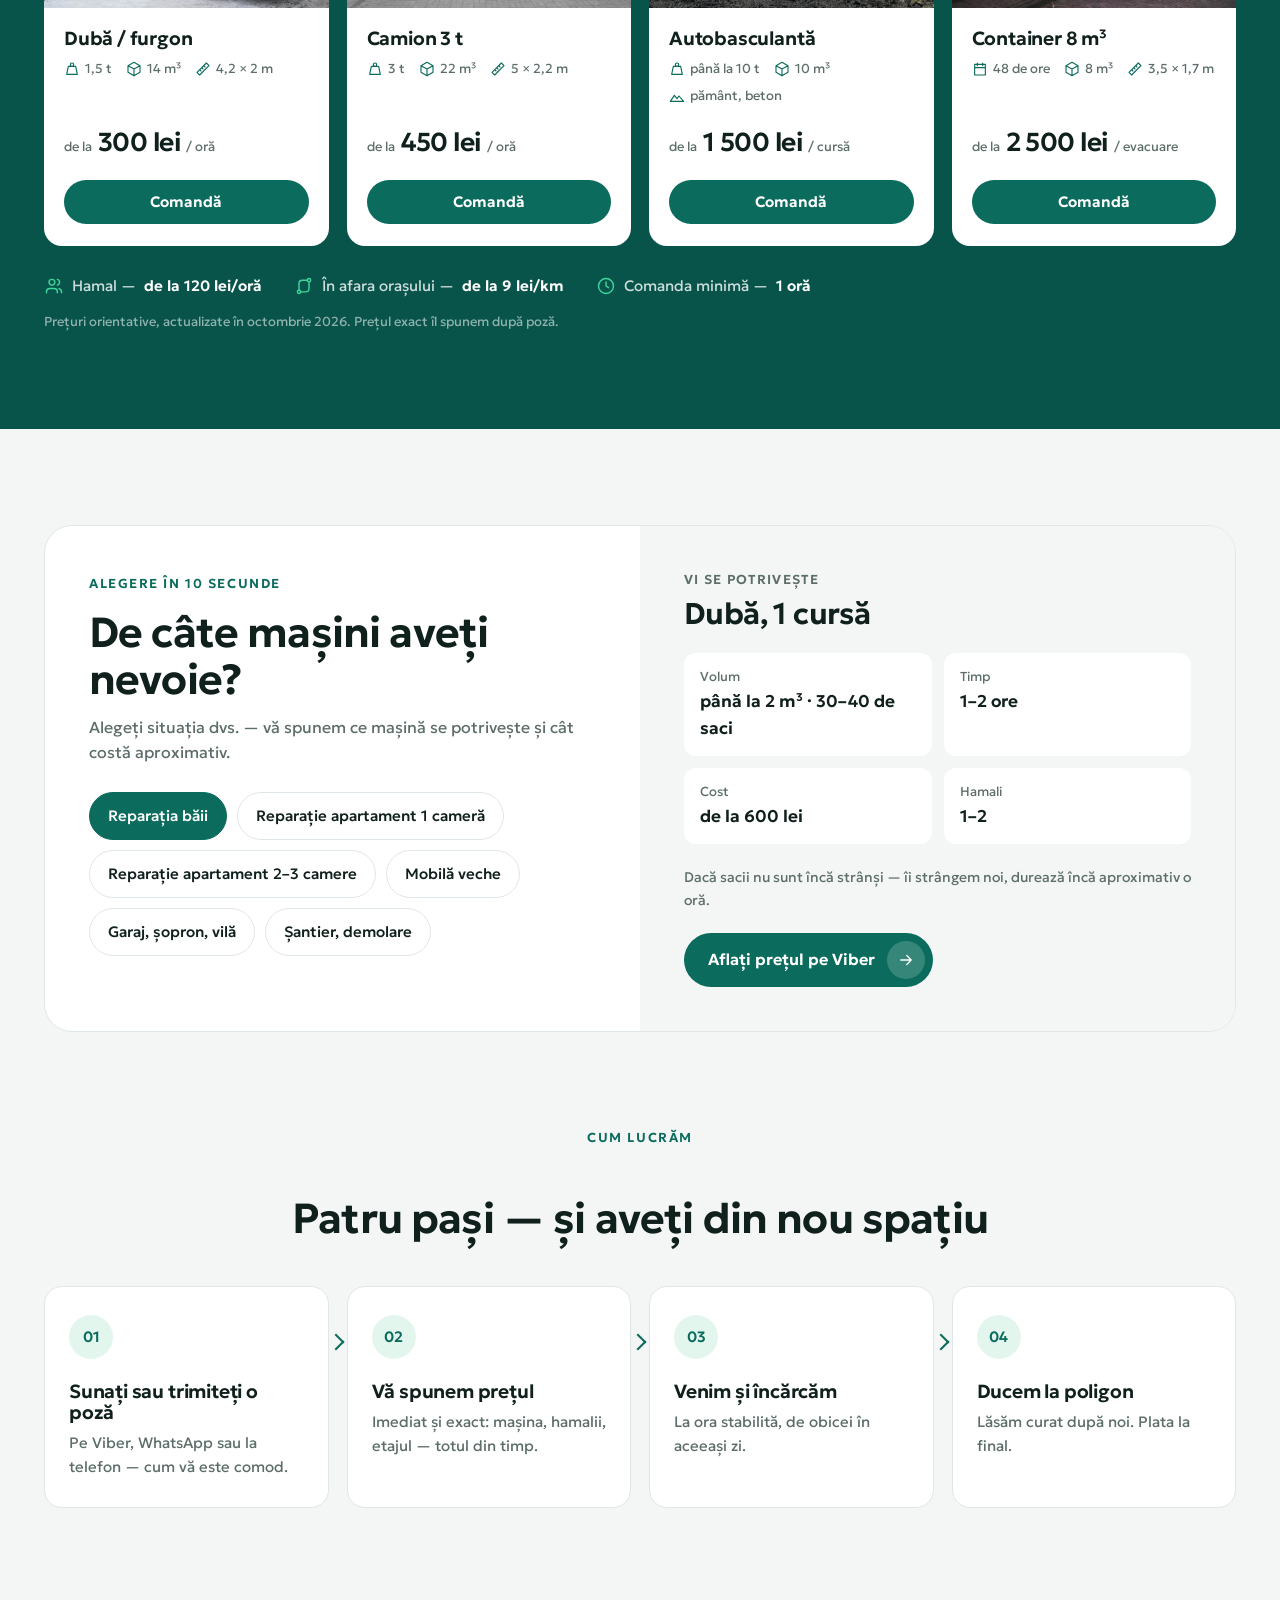
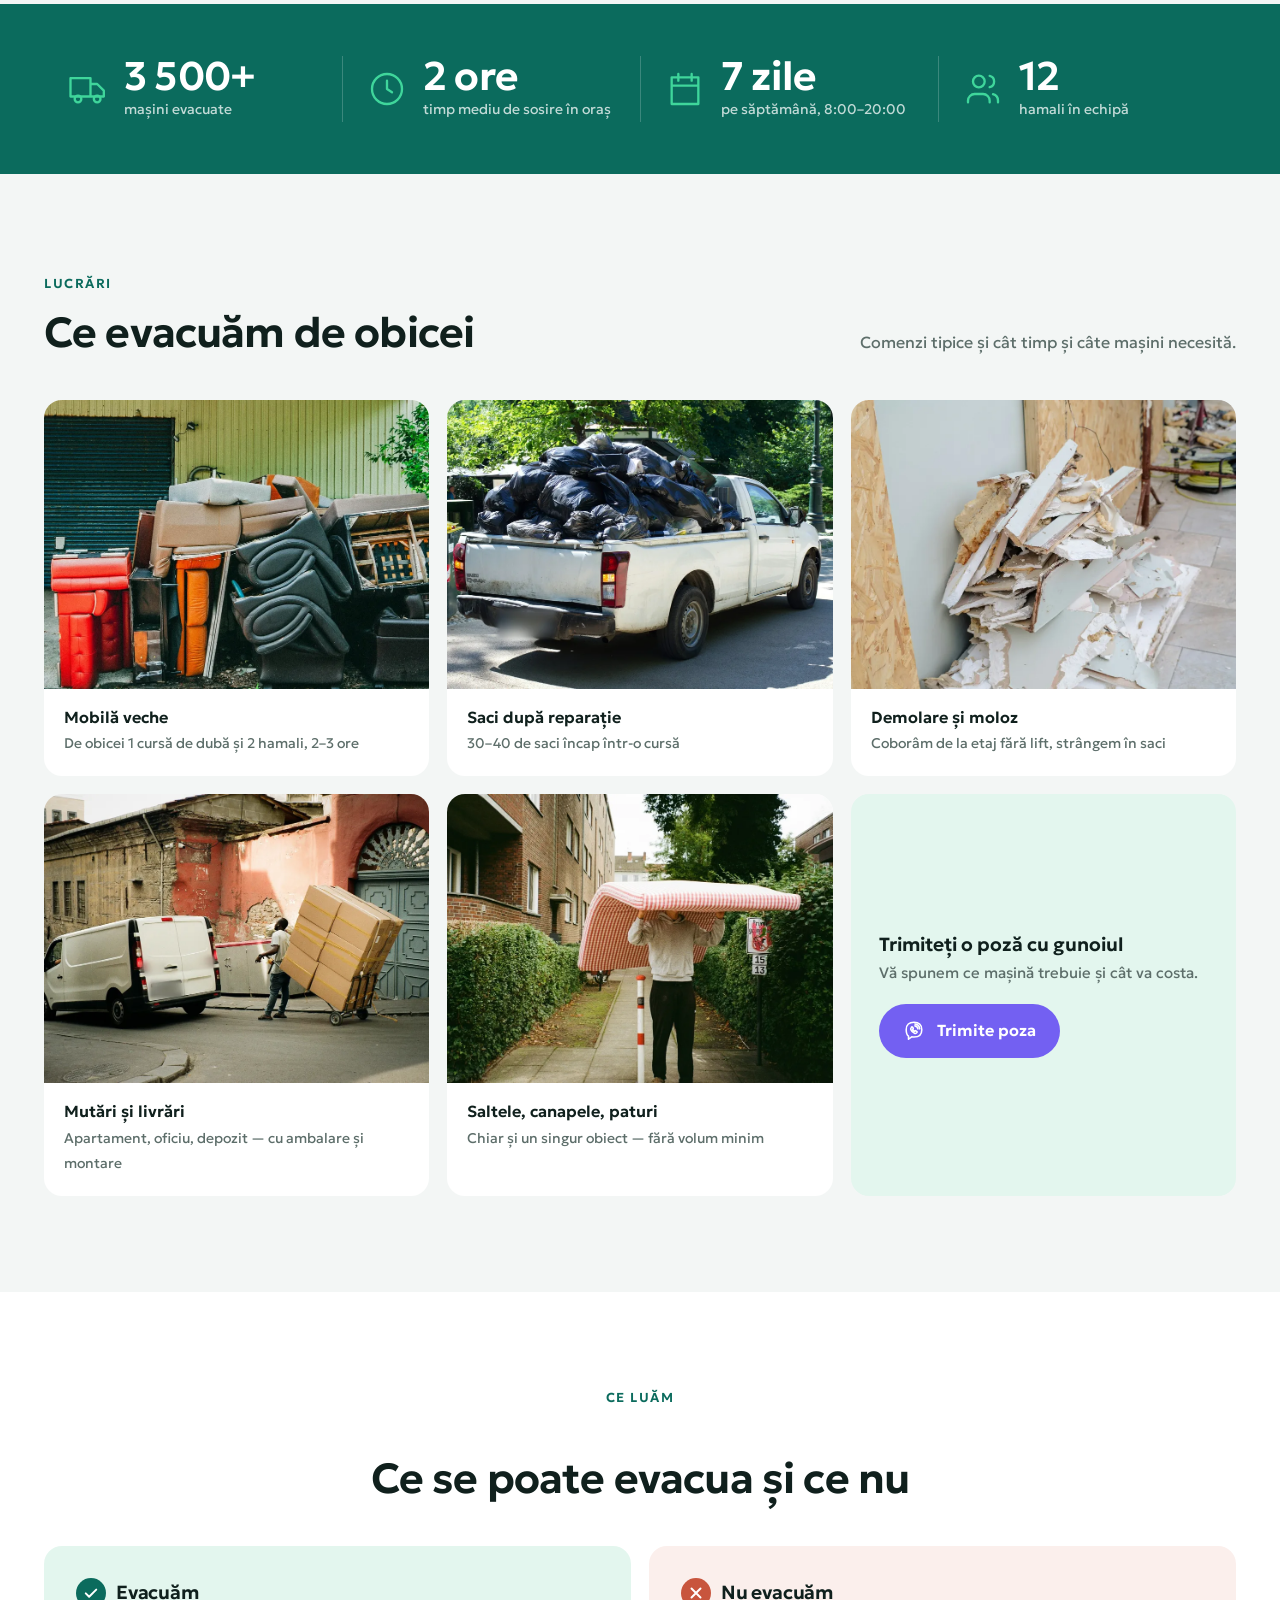
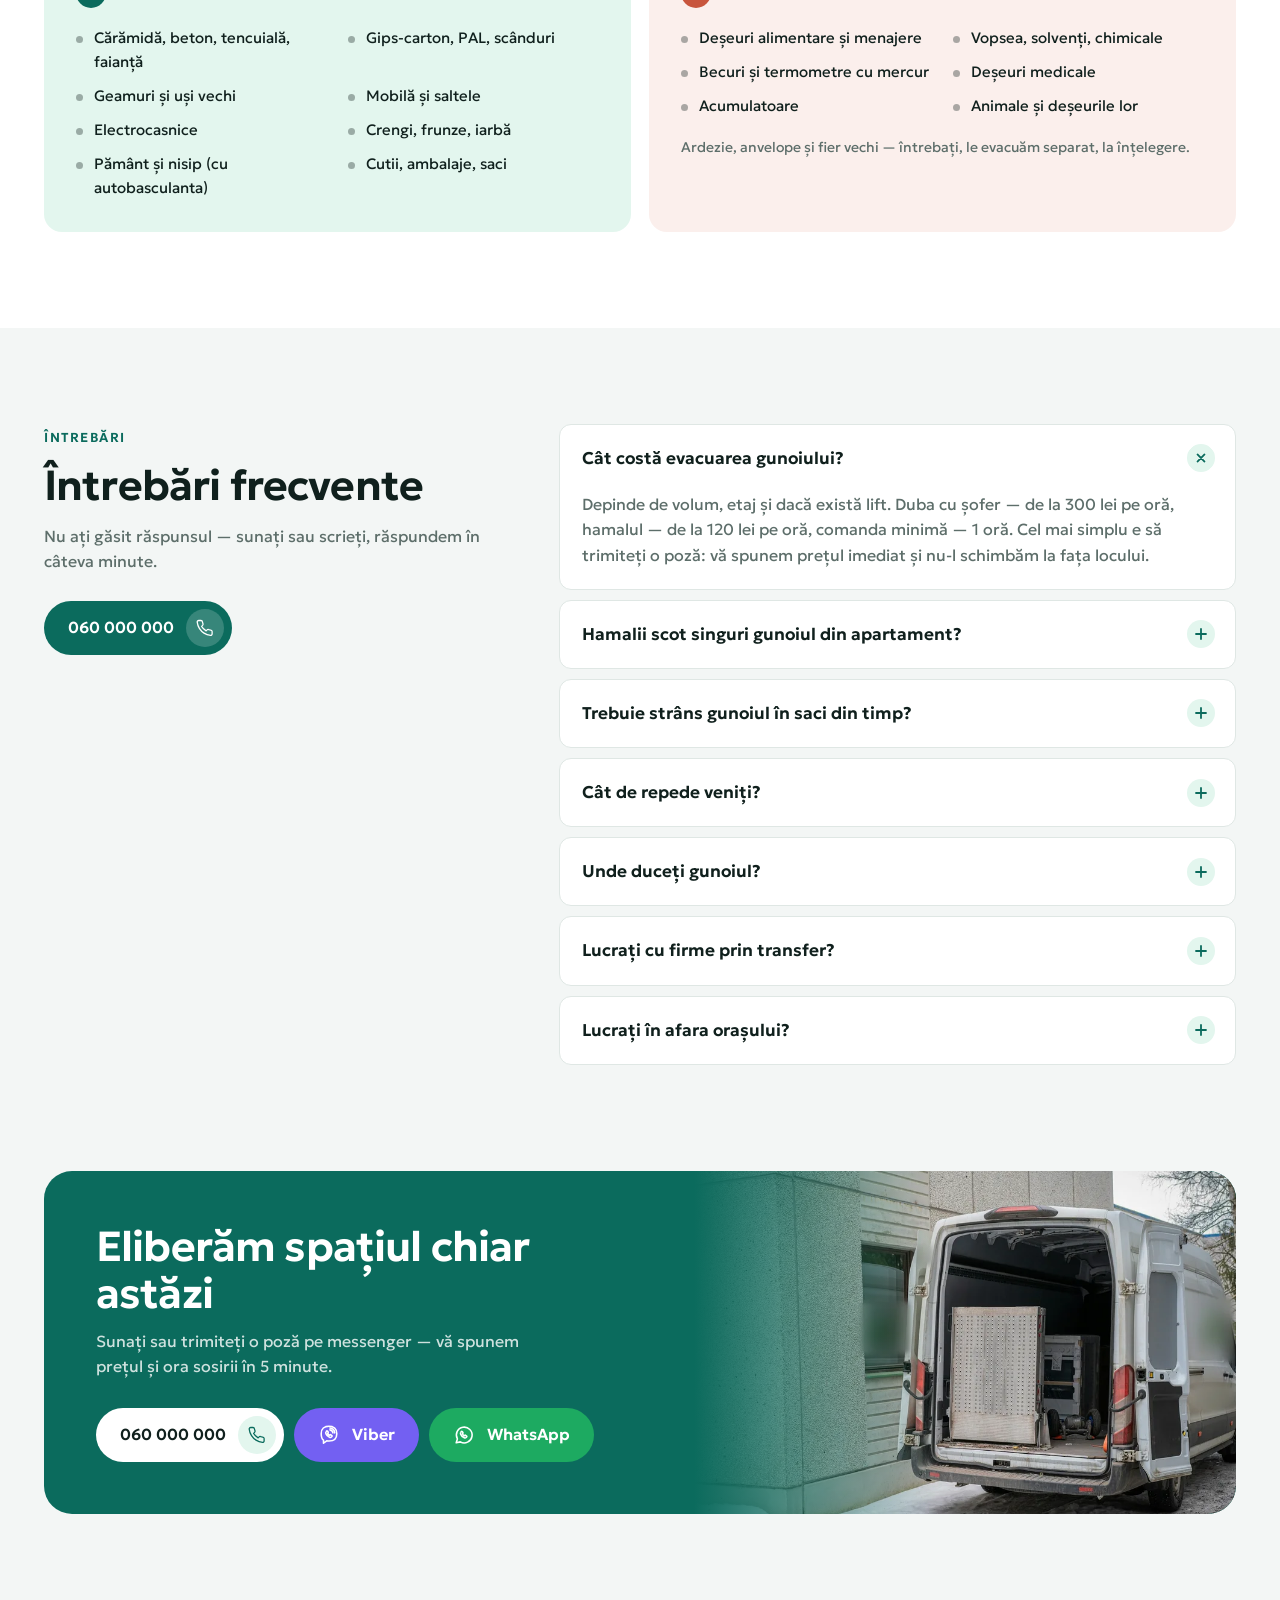
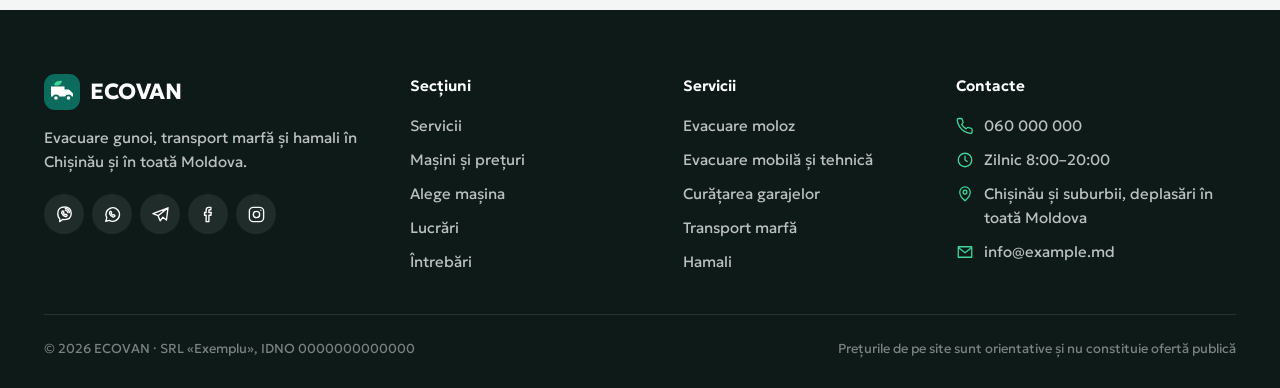
<file: ro.html>
<!doctype html>
<html lang="ro">
<head>
<meta charset="utf-8">
<meta name="viewport" content="width=device-width,initial-scale=1">
<title>Evacuare gunoi și transport marfă în Chișinău — ECOVAN · 060 000 000</title>
<meta name="description" content="Evacuarea deșeurilor din construcții, a mobilei vechi și a lucrurilor inutile, cu hamali. Transport marfă și mutări în Chișinău și Moldova. Dubă de la 300 lei/oră, venim în ziua apelului. Trimiteți o poză — vă spunem prețul.">
<link rel="canonical" href="https://webonix-md.github.io/vyvoz/ro.html">
<link rel="alternate" hreflang="ru" href="https://webonix-md.github.io/vyvoz/">
<link rel="alternate" hreflang="ro" href="https://webonix-md.github.io/vyvoz/ro.html">
<meta property="og:type" content="website">
<meta property="og:locale" content="ro_RO">
<meta property="og:title" content="Evacuare gunoi și transport marfă în Chișinău — ECOVAN">
<meta property="og:description" content="Moloz, mobilă, lucruri vechi — scoatem, încărcăm, evacuăm. Dubă de la 300 lei/oră. Trimiteți o poză — vă spunem prețul.">
<meta property="og:url" content="https://webonix-md.github.io/vyvoz/ro.html">
<meta property="og:image" content="https://webonix-md.github.io/vyvoz/img/og/og-square-ro.jpg">
<meta property="og:image:width" content="1200">
<meta property="og:image:height" content="1200">
<meta name="theme-color" content="#0B6B5D">
<link rel="icon" href="favicon.svg" type="image/svg+xml">
<link rel="preload" href="fonts/Geologica-SemiBold.woff2" as="font" type="font/woff2" crossorigin>
<link rel="preload" href="fonts/Geologica-Regular.woff2" as="font" type="font/woff2" crossorigin>
<link rel="stylesheet" href="style.css">
<script type="application/ld+json">
{"@context":"https://schema.org","@type":"MovingCompany","name":"ECOVAN","description":"Evacuare gunoi, transport marfă și hamali în Chișinău","telephone":"+37360000000","url":"https://webonix-md.github.io/vyvoz/ro.html","image":"https://webonix-md.github.io/vyvoz/img/og/og-square-ro.jpg","priceRange":"de la 300 MDL","areaServed":"Chișinău","address":{"@type":"PostalAddress","addressLocality":"Chișinău","addressCountry":"MD"},"openingHours":"Mo-Su 08:00-20:00"}
</script>
</head>
<body>

<!-- ============ ИКОНКИ ============ -->
<svg width="0" height="0" style="position:absolute" aria-hidden="true">
  <symbol id="i-arrow" viewBox="0 0 24 24"><path d="M5 12h14M13 6l6 6-6 6"/></symbol>
  <symbol id="i-phone" viewBox="0 0 24 24"><path d="M21.5 16.9v3a2 2 0 0 1-2.2 2 19.8 19.8 0 0 1-8.6-3.1 19.5 19.5 0 0 1-6-6A19.8 19.8 0 0 1 1.6 4.2 2 2 0 0 1 3.6 2h3a2 2 0 0 1 2 1.7c.1.9.4 1.8.7 2.7a2 2 0 0 1-.5 2.1L7.5 9.8a16 16 0 0 0 6 6l1.3-1.3a2 2 0 0 1 2.1-.4c.9.3 1.8.6 2.7.7a2 2 0 0 1 1.9 2.1z"/></symbol>
  <symbol id="i-viber" viewBox="0 0 24 24"><path d="M12 2.5c5.2 0 8.5 2.4 8.5 8s-3.3 8-8.5 8c-.9 0-1.7-.1-2.5-.2L6 21v-3.5c-1.8-1.3-2.5-3.6-2.5-7 0-5.6 3.3-8 8.5-8z"/><path d="M9.3 7.7c.3-.3.7-.3 1 0l.8 1.1c.2.3.2.7-.1 1l-.4.4c.4.9 1.2 1.7 2.1 2.1l.4-.4c.3-.3.7-.3 1-.1l1.1.8c.3.3.3.7 0 1l-.6.6c-.5.5-1.3.6-2 .3a7.4 7.4 0 0 1-4-4c-.3-.7-.2-1.5.3-2zM13 6.4a4 4 0 0 1 3.3 3.3M13 4.4a6 6 0 0 1 5.3 5.3"/></symbol>
  <symbol id="i-wa" viewBox="0 0 24 24"><path d="M3.5 20.5l1.3-4.2A8.6 8.6 0 1 1 8 19.5z"/><path d="M9 8.2c.3-.3.7-.3 1 0l.8 1.1c.2.3.2.7-.1 1l-.4.4c.4.9 1.2 1.7 2.1 2.1l.4-.4c.3-.3.7-.3 1-.1l1.1.8c.3.3.3.7 0 1l-.6.6c-.5.5-1.3.6-2 .3a7.4 7.4 0 0 1-4-4c-.3-.7-.2-1.5.3-2z"/></symbol>
  <symbol id="i-truck" viewBox="0 0 24 24"><path d="M1.5 5.5h12v11h-12zM13.5 9h4l4 4v3.5h-8"/><circle cx="6" cy="18" r="2"/><circle cx="17.5" cy="18" r="2"/></symbol>
  <symbol id="i-bricks" viewBox="0 0 24 24"><path d="M3 5h18v14H3zM3 9.7h18M3 14.3h18M9 5v4.7M15 5v4.7M6 9.7v4.6M12 9.7v4.6M18 9.7v4.6M9 14.3V19M15 14.3V19"/></symbol>
  <symbol id="i-sofa" viewBox="0 0 24 24"><path d="M4 11V8a2 2 0 0 1 2-2h12a2 2 0 0 1 2 2v3M2 13a2 2 0 0 1 4 0v2h12v-2a2 2 0 0 1 4 0v5H2zM5 18v2M19 18v2"/></symbol>
  <symbol id="i-fridge" viewBox="0 0 24 24"><path d="M6 2h12v20H6zM6 9h12M9 5v2M9 12v3"/></symbol>
  <symbol id="i-box" viewBox="0 0 24 24"><path d="M3 7l9-4 9 4v10l-9 4-9-4zM3 7l9 4 9-4M12 11v10"/></symbol>
  <symbol id="i-leaf" viewBox="0 0 24 24"><path d="M11 20a7 7 0 0 1-7-7c0-6 6-9 16-9 0 10-3 16-9 16zM4 21c3.5-5 7-8.5 11-11"/></symbol>
  <symbol id="i-soil" viewBox="0 0 24 24"><path d="M2 20l6-9 4 5 3-4 7 8zM2 20h20"/></symbol>
  <symbol id="i-clock" viewBox="0 0 24 24"><circle cx="12" cy="12" r="9"/><path d="M12 7v5l3 2"/></symbol>
  <symbol id="i-users" viewBox="0 0 24 24"><path d="M16 20v-1a4 4 0 0 0-4-4H7a4 4 0 0 0-4 4v1M9.5 11a3.5 3.5 0 1 0 0-7 3.5 3.5 0 0 0 0 7zM21 20v-1a4 4 0 0 0-3-3.9M16 4.1a3.5 3.5 0 0 1 0 6.8"/></symbol>
  <symbol id="i-tag" viewBox="0 0 24 24"><path d="M20.6 13.4l-7.2 7.2a2 2 0 0 1-2.8 0L2 12V2h10l8.6 8.6a2 2 0 0 1 0 2.8zM7 7h.01"/></symbol>
  <symbol id="i-recycle" viewBox="0 0 24 24"><path d="M7 19H4.8a1.8 1.8 0 0 1-1.6-2.7L5.4 12.5M11 19h8.2a1.8 1.8 0 0 0 1.6-2.7l-1.3-2.2M14 16l-3 3 3 3M8.6 12.9l-3.2-.4-.6 3.2M9.3 5.2l1.1-1.9a1.8 1.8 0 0 1 3.1 0L17.6 10M14.5 10.3l3.1.8.8-3.1"/></symbol>
  <symbol id="i-check" viewBox="0 0 24 24"><path d="M5 12.5l4.5 4.5L19 7.5"/></symbol>
  <symbol id="i-x" viewBox="0 0 24 24"><path d="M6 6l12 12M18 6L6 18"/></symbol>
  <symbol id="i-skip" viewBox="0 0 24 24"><path d="M2 8h20l-3 11H5zM6.5 8l1-3h9l1 3M8 12v3M12 12v3M16 12v3"/></symbol>
  <symbol id="i-weight" viewBox="0 0 24 24"><path d="M6.5 8h11l2.5 12H4zM12 8a2.5 2.5 0 1 0 0-5 2.5 2.5 0 0 0 0 5z"/></symbol>
  <symbol id="i-cube" viewBox="0 0 24 24"><path d="M12 2l9 5v10l-9 5-9-5V7zM3 7l9 5 9-5M12 12v10"/></symbol>
  <symbol id="i-ruler" viewBox="0 0 24 24"><path d="M3 17L17 3l4 4L7 21zM7 13l2 2M10 10l2 2M13 7l2 2"/></symbol>
  <symbol id="i-pin" viewBox="0 0 24 24"><path d="M12 21s-7-6.2-7-11.5a7 7 0 0 1 14 0C19 14.8 12 21 12 21z"/><circle cx="12" cy="9.5" r="2.5"/></symbol>
  <symbol id="i-mail" viewBox="0 0 24 24"><path d="M3 5h18v14H3zM3 6l9 7 9-7"/></symbol>
  <symbol id="i-cal" viewBox="0 0 24 24"><path d="M4 5h16v16H4zM4 10h16M8 3v4M16 3v4"/></symbol>
  <symbol id="i-camera" viewBox="0 0 24 24"><path d="M3 8h4l2-3h6l2 3h4v12H3z"/><circle cx="12" cy="13.5" r="3.5"/></symbol>
  <symbol id="i-hammer" viewBox="0 0 24 24"><path d="M13.5 10.5l-9 9a2.1 2.1 0 0 1-3-3l9-9M10.5 7.5l3.5-3.5 6 6-3.5 3.5zM14.5 3.5L17 1l6 6-2.5 2.5"/></symbol>
  <symbol id="i-route" viewBox="0 0 24 24"><circle cx="6" cy="19" r="2"/><circle cx="18" cy="5" r="2"/><path d="M6 17V9a4 4 0 0 1 4-4h6M18 7v8a4 4 0 0 1-4 4H8"/></symbol>
  <symbol id="i-menu" viewBox="0 0 24 24"><path d="M4 7h16M4 12h16M4 17h16"/></symbol>
  <symbol id="i-tg" viewBox="0 0 24 24"><path d="M21.5 3.5L2.5 11l6.5 2.5 2.5 6.5 3.5-4.5 4.5 3.5zM9 13.5l12.5-10"/></symbol>
  <symbol id="i-fb" viewBox="0 0 24 24"><path d="M15 3h-2.5A3.5 3.5 0 0 0 9 6.5V9.5H7v3.5h2V21h3.5v-8H15l.5-3.5h-3V7a1 1 0 0 1 1-1H15z"/></symbol>
  <symbol id="i-ig" viewBox="0 0 24 24"><rect x="3" y="3" width="18" height="18" rx="5"/><circle cx="12" cy="12" r="4"/><path d="M17.5 6.5h.01"/></symbol>
</svg>

<!-- ============ ШАПКА ============ -->
<header class="hdr hdr--over">
  <div class="wrap">
    <a href="#" class="logo" aria-label="ECOVAN — pagina principală">
      <svg viewBox="0 0 36 36" aria-hidden="true"><rect width="36" height="36" rx="11" fill="#0B6B5D"/><path d="M7 12.5h13.5v10H7zM20.5 15.5h4.5l4 4v3h-8.5z" fill="#fff"/><circle cx="12" cy="24" r="2.6" fill="#fff" stroke="#0B6B5D" stroke-width="1.6"/><circle cx="24.5" cy="24" r="2.6" fill="#fff" stroke="#0B6B5D" stroke-width="1.6"/><path d="M10 10.5c1.5-3 4.5-4 8-3.6-.6 3.2-3 5-6.6 4.6" fill="#3FD69B"/></svg>
      ECOVAN
    </a>
    <nav class="nav" id="nav">
      <a href="#uslugi">Servicii</a>
      <a href="#ceny">Mașini și prețuri</a>
      <a href="#podbor">Alege mașina</a>
      <a href="#raboty">Lucrări</a>
      <a href="#voprosy">Întrebări</a>
      <a href="#kontakty">Contacte</a>
    </nav>
    <div class="hdr__r">
      <a class="hdr__tel" href="tel:+37360000000">060 000 000<small>zilnic 8:00–20:00</small></a>
      <div class="lang"><a href="index.html" hreflang="ru">RU</a><a href="ro.html" aria-current="page">RO</a></div>
      <button class="burger" id="burger" aria-label="Meniu" aria-expanded="false" aria-controls="nav"><svg class="i"><use href="#i-menu"/></svg></button>
    </div>
  </div>
</header>

<main>
<!-- ============ HERO ============ -->
<section class="hero">
    <div class="hero__box">
      <picture>
        <source media="(max-width:640px)" srcset="img/hero-m.webp">
        <img src="img/hero.webp" width="2200" height="1464" alt="Hamal încarcă mobilă veche și gunoi într-o dubă" fetchpriority="high">
      </picture>
      <div class="wrap hero__in"><div class="hero__txt">
        <div class="hero__badge"><i></i>Chișinău și suburbii · venim astăzi</div>
        <h1>Evacuare gunoi și transport marfă <span>fără bătăi de cap</span></h1>
        <p class="hero__lead">Moloz, mobilă veche, lucruri din garaj — le scoatem noi, le încărcăm și le ducem la poligon. Mutări și transport marfă în toată Moldova.</p>
        <div class="hero__cta">
          <a class="btn btn--p" href="tel:+37360000000">Sunați <span class="ar"><svg class="i"><use href="#i-phone"/></svg></span></a>
          <a class="btn btn--ghost" href="viber://chat?number=%2B37360000000"><svg class="i"><use href="#i-viber"/></svg>Scrieți pe Viber</a>
        </div>
      </div></div>
    </div>
  <div class="wrap">

    <!-- быстрая цена: не форма, а сборка сообщения в мессенджер -->
    <div class="quick rv" id="quick" data-msg="Bună ziua! Am nevoie de evacuare / transport: {what}. Etaj: {floor}, lift: {lift}. Când: {when}. Vă trimit acum o poză." data-copied="Textul a fost copiat — lipiți-l în chatul Viber și atașați o poză">
      <div class="quick__row">
        <div><label for="q-what">Ce evacuăm</label>
          <select id="q-what"><option>Deșeuri din construcții</option><option>Mobilă veche, electrocasnice</option><option>Lucruri din garaj, beci, vilă</option><option>Mutare / transport marfă</option></select></div>
        <div><label for="q-floor">Etaj</label>
          <select id="q-floor"><option>Casă particulară</option><option>1–2</option><option selected>3–5</option><option>6 și mai sus</option></select></div>
        <div><label for="q-lift">Lift</label>
          <select id="q-lift"><option>da</option><option>nu</option><option>de marfă</option></select></div>
        <div><label for="q-when">Când</label>
          <select id="q-when"><option>astăzi</option><option>mâine</option><option>săptămâna aceasta</option></select></div>
        <div class="quick__btns">
          <a class="btn btn--viber js-viber" href="viber://chat?number=%2B37360000000"><svg class="i"><use href="#i-viber"/></svg>Viber</a>
          <a class="btn btn--wa js-wa" href="https://wa.me/37360000000" target="_blank" rel="noopener"><svg class="i"><use href="#i-wa"/></svg>WhatsApp</a>
        </div>
      </div>
      <p class="quick__note"><svg class="i"><use href="#i-camera"/></svg><span><b>Trimiteți o poză cu gunoiul</b> — vă spunem prețul exact în 5 minute, fără deplasare la fața locului.</span></p>
    </div>
  </div>
</section>

<!-- ============ ЧТО ВЫВОЗИМ ============ -->
<section class="what">
  <div class="wrap what__in rv">
    <p class="what__t">Evacuăm tot ce vă încurcă:</p>
    <ul class="what__list">
      <li><svg class="i"><use href="#i-bricks"/></svg>Moloz</li>
      <li><svg class="i"><use href="#i-sofa"/></svg>Mobilă</li>
      <li><svg class="i"><use href="#i-fridge"/></svg>Electrocasnice</li>
      <li><svg class="i"><use href="#i-box"/></svg>Lucruri vechi</li>
      <li><svg class="i"><use href="#i-leaf"/></svg>Crengi</li>
      <li><svg class="i"><use href="#i-soil"/></svg>Pământ</li>
    </ul>
  </div>
</section>

<!-- ============ 4 ПРЕИМУЩЕСТВА ============ -->
<section class="feats">
  <div class="wrap">
    <div class="feats__grid rv">
      <div class="feat"><span class="ico"><svg class="i"><use href="#i-clock"/></svg></span><div><b>Venim în ziua apelului</b><span>În Chișinău — de obicei în 2–3 ore</span></div></div>
      <div class="feat"><span class="ico"><svg class="i"><use href="#i-users"/></svg></span><div><b>Hamali cu mașină</b><span>Scoatem de la orice etaj, dvs. nu cărați nimic</span></div></div>
      <div class="feat"><span class="ico"><svg class="i"><use href="#i-tag"/></svg></span><div><b>Prețul înainte de lucru</b><span>Îl spunem după poză și nu-l schimbăm</span></div></div>
      <div class="feat"><span class="ico"><svg class="i"><use href="#i-recycle"/></svg></span><div><b>Doar la poligon</b><span>Nu aruncăm în râpe sau fâșii forestiere</span></div></div>
    </div>
  </div>
</section>

<!-- ============ О НАС ============ -->
<section class="sec about">
  <div class="wrap about__grid">
    <div class="rv">
      <span class="eyebrow">Despre noi</span>
      <h2>Eliberăm apartamentul, garajul sau șantierul <span class="hl">dintr-o singură venire</span></h2>
      <p>Avem mașinile noastre — de la dubă la autobasculantă — și o echipă de hamali. Luăm comenzi de la câțiva saci până la curățarea completă a casei după reparație. Lucrăm cu persoane fizice, maiștri, agenți imobiliari și administratori de clădiri.</p>
      <ul class="checks">
        <li><svg class="i"><use href="#i-check"/></svg>Strângem singuri gunoiul în saci și măturăm după încărcare</li>
        <li><svg class="i"><use href="#i-check"/></svg>Demontăm mobila veche dacă nu încape pe ușă</li>
        <li><svg class="i"><use href="#i-check"/></svg>Plata cash, cu cardul sau prin transfer</li>
      </ul>
      <a class="btn btn--p" href="#ceny">Vezi prețurile <span class="ar"><svg class="i"><use href="#i-arrow"/></svg></span></a>
    </div>
    <div class="collage rv">
      <img class="c1" src="img/about-1.webp" width="900" height="1125" alt="Garaj plin de lucruri vechi și unelte" loading="lazy">
      <img class="c2" src="img/about-2.webp" width="700" height="700" alt="Cameră după demolare, cu moloz pe podea" loading="lazy">
      <div class="num"><b>8 ani</b><span>evacuăm gunoi și transportăm marfă în Moldova</span></div>
    </div>
  </div>
</section>

<!-- ============ УСЛУГИ ============ -->
<section class="sec svc" id="uslugi">
  <div class="wrap">
    <div class="sec-head rv">
      <div><span class="eyebrow">Servicii</span><h2>Cu ce vă putem ajuta</h2></div>
      <p>Puteți comanda un singur serviciu sau totul împreună: demontare, scoatere, evacuare și curățenie.</p>
    </div>
    <div class="svc__grid">
      <article class="card rv"><span class="ico"><svg class="i"><use href="#i-bricks"/></svg></span><h3>Evacuarea molozului</h3><p>Cărămidă, beton, tencuială, faianță, gips-carton — în saci sau vrac, după reparație și demolare.</p><span class="card__price">de la 300 lei / oră</span></article>
      <article class="card rv"><span class="ico"><svg class="i"><use href="#i-sofa"/></svg></span><h3>Evacuarea mobilei și tehnicii</h3><p>Canapele, dulapuri, paturi, frigidere, mașini de spălat. Demontăm și coborâm și fără lift.</p><span class="card__price">de la 300 lei / oră</span></article>
      <article class="card rv"><span class="ico"><svg class="i"><use href="#i-box"/></svg></span><h3>Curățarea garajelor și vilelor</h3><p>Eliberăm garajul, beciul, podul, șopronul sau terenul de lucruri vechi și inutile.</p><span class="card__price">de la 900 lei</span></article>
      <article class="card rv"><span class="ico"><svg class="i"><use href="#i-truck"/></svg></span><h3>Transport marfă și mutări</h3><p>Mutări de apartamente și oficii, livrare de materiale de construcție și cumpărături în oraș și în Moldova.</p><span class="card__price">de la 300 lei / oră</span></article>
      <article class="card rv"><span class="ico"><svg class="i"><use href="#i-users"/></svg></span><h3>Servicii hamali</h3><p>Încărcare, descărcare, urcarea materialelor la etaj, montarea și demontarea mobilei.</p><span class="card__price">de la 120 lei / oră</span></article>
      <article class="card card--opt rv" data-opt="la cerere"><span class="ico"><svg class="i"><use href="#i-skip"/></svg></span><h3>Container 8 m³</h3><p>Aducem containerul la obiect, îl încărcați 48 de ore — apoi îl ducem la poligon.</p><span class="card__price">de la 2 500 lei</span></article>
    </div>
  </div>
</section>

<!-- ============ МАШИНЫ И ЦЕНЫ ============ -->
<section class="sec cars" id="ceny">
  <div class="wrap">
    <div class="sec-head rv">
      <div><span class="eyebrow">Mașini și prețuri</span><h2>Alegeți mașina după volum</h2></div>
      <p>Prețul este pentru mașină cu șofer. Hamalii, etajul și ieșirea din oraș se calculează separat și se spun din timp.</p>
    </div>
    <div class="cars__grid">
      <article class="car rv">
        <img src="img/car-van.webp" width="800" height="600" alt="Dubă de marfă cu ușile din spate deschise" loading="lazy">
        <div class="car__b">
          <h3>Dubă / furgon</h3>
          <div class="car__specs"><span><svg class="i"><use href="#i-weight"/></svg>1,5 t</span><span><svg class="i"><use href="#i-cube"/></svg>14 m³</span><span><svg class="i"><use href="#i-ruler"/></svg>4,2 × 2 m</span></div>
          <div class="car__price"><small>de la</small><b>300 lei</b><small>/ oră</small></div>
          <a class="btn btn--p btn--sm" href="viber://chat?number=%2B37360000000">Comandă</a>
        </div>
      </article>
      <article class="car rv">
        <img src="img/car-box.webp" width="800" height="600" alt="Camion cu dubă" loading="lazy">
        <div class="car__b">
          <h3>Camion 3 t</h3>
          <div class="car__specs"><span><svg class="i"><use href="#i-weight"/></svg>3 t</span><span><svg class="i"><use href="#i-cube"/></svg>22 m³</span><span><svg class="i"><use href="#i-ruler"/></svg>5 × 2,2 m</span></div>
          <div class="car__price"><small>de la</small><b>450 lei</b><small>/ oră</small></div>
          <a class="btn btn--p btn--sm" href="viber://chat?number=%2B37360000000">Comandă</a>
        </div>
      </article>
      <article class="car rv">
        <img src="img/car-dump.webp" width="800" height="600" alt="Autobasculantă descarcă pământ" loading="lazy">
        <div class="car__b">
          <h3>Autobasculantă</h3>
          <div class="car__specs"><span><svg class="i"><use href="#i-weight"/></svg>până la 10 t</span><span><svg class="i"><use href="#i-cube"/></svg>10 m³</span><span><svg class="i"><use href="#i-soil"/></svg>pământ, beton</span></div>
          <div class="car__price"><small>de la</small><b>1 500 lei</b><small>/ cursă</small></div>
          <a class="btn btn--p btn--sm" href="viber://chat?number=%2B37360000000">Comandă</a>
        </div>
      </article>
      <article class="car rv">
        <img src="img/car-skip.webp" width="800" height="600" alt="Container metalic pentru moloz lângă o casă" loading="lazy">
        <div class="car__b">
          <h3>Container 8 m³</h3>
          <div class="car__specs"><span><svg class="i"><use href="#i-cal"/></svg>48 de ore</span><span><svg class="i"><use href="#i-cube"/></svg>8 m³</span><span><svg class="i"><use href="#i-ruler"/></svg>3,5 × 1,7 m</span></div>
          <div class="car__price"><small>de la</small><b>2 500 lei</b><small>/ evacuare</small></div>
          <a class="btn btn--p btn--sm" href="viber://chat?number=%2B37360000000">Comandă</a>
        </div>
      </article>
    </div>
    <div class="cars__extra rv">
      <span><svg class="i"><use href="#i-users"/></svg>Hamal — <b>de la 120 lei/oră</b></span>
      <span><svg class="i"><use href="#i-route"/></svg>În afara orașului — <b>de la 9 lei/km</b></span>
      <span><svg class="i"><use href="#i-clock"/></svg>Comanda minimă — <b>1 oră</b></span>
    </div>
    <p class="cars__date">Prețuri orientative, actualizate în octombrie 2026. Prețul exact îl spunem după poză.</p>
  </div>
</section>

<!-- ============ ПОДБОР МАШИНЫ ============ -->
<section class="sec calc" id="podbor">
  <div class="wrap">
    <div class="calc__box rv">
      <div class="calc__l">
        <span class="eyebrow">Alegere în 10 secunde</span>
        <h2>De câte mașini aveți nevoie?</h2>
        <p>Alegeți situația dvs. — vă spunem ce mașină se potrivește și cât costă aproximativ.</p>
        <div class="chips" id="chips" role="group" aria-label="Tipul lucrării">
          <button class="chip" data-k="bath" aria-pressed="true">Reparația băii</button>
          <button class="chip" data-k="flat1" aria-pressed="false">Reparație apartament 1 cameră</button>
          <button class="chip" data-k="flat3" aria-pressed="false">Reparație apartament 2–3 camere</button>
          <button class="chip" data-k="furn" aria-pressed="false">Mobilă veche</button>
          <button class="chip" data-k="garage" aria-pressed="false">Garaj, șopron, vilă</button>
          <button class="chip" data-k="build" aria-pressed="false">Șantier, demolare</button>
        </div>
      </div>
      <div class="calc__r" aria-live="polite">
        <span class="res__tag">Vi se potrivește</span>
        <div id="res">
          <div class="res__car" id="r-car"></div>
          <div class="res__rows">
            <div><small>Volum</small><b id="r-vol"></b></div>
            <div><small>Timp</small><b id="r-time"></b></div>
            <div><small>Cost</small><b id="r-price"></b></div>
            <div><small>Hamali</small><b id="r-men"></b></div>
          </div>
          <p class="res__note" id="r-note"></p>
        </div>
        <a class="btn btn--p" href="viber://chat?number=%2B37360000000">Aflați prețul pe Viber <span class="ar"><svg class="i"><use href="#i-arrow"/></svg></span></a>
      </div>
    </div>
  </div>
  <script type="application/json" id="calc-data">
  {
    "bath":  {"car":"Dubă, 1 cursă","vol":"până la 2 m³ · 30–40 de saci","time":"1–2 ore","price":"de la 600 lei","men":"1–2","note":"Dacă sacii nu sunt încă strânși — îi strângem noi, durează încă aproximativ o oră."},
    "flat1": {"car":"Dubă, 2 curse sau container 8 m³","vol":"4–6 m³","time":"3–4 ore","price":"de la 1 200 lei","men":"2","note":"Dacă reparația durează săptămâni — e mai avantajos un container, încărcat pe parcurs."},
    "flat3": {"car":"Container 8 m³ sau autobasculantă","vol":"8–12 m³","time":"1–2 zile de încărcare","price":"de la 2 500 lei","men":"la dorință","note":"Pentru volume mari calculăm pe curse — e mai ieftin decât duba cu plata pe oră."},
    "furn":  {"car":"Dubă + hamali","vol":"canapea, dulap, pat ≈ 6–10 m³","time":"2–3 ore","price":"de la 800 lei","men":"2","note":"Demontăm dulapurile și paturile pe loc dacă nu încap pe ușă sau în lift."},
    "garage":{"car":"Dubă sau camion 3 t","vol":"6–20 m³","time":"2–4 ore","price":"de la 900 lei","men":"2","note":"Putem sorta fierul vechi și lucrurile bune — uneori asta reduce prețul."},
    "build": {"car":"Autobasculantă 10 t","vol":"până la 10 m³ pe cursă","time":"după graficul șantierului","price":"de la 1 500 lei / cursă","men":"nu e nevoie","note":"Betonul, cărămida și pământul după demolare le evacuăm cu autobasculanta, încărcăm cu excavator sau bobcat."}
  }
  </script>
</section>

<!-- ============ КАК РАБОТАЕМ ============ -->
<section class="sec steps-sec" style="padding-top:0">
  <div class="wrap">
    <div class="sec-head sec-head--c rv">
      <span class="eyebrow">Cum lucrăm</span>
      <h2>Patru pași — și aveți din nou spațiu</h2>
    </div>
    <div class="steps">
      <div class="step rv"><span class="step__n">01</span><h3>Sunați sau trimiteți o poză</h3><p>Pe Viber, WhatsApp sau la telefon — cum vă este comod.</p></div>
      <div class="step rv"><span class="step__n">02</span><h3>Vă spunem prețul</h3><p>Imediat și exact: mașina, hamalii, etajul — totul din timp.</p></div>
      <div class="step rv"><span class="step__n">03</span><h3>Venim și încărcăm</h3><p>La ora stabilită, de obicei în aceeași zi.</p></div>
      <div class="step rv"><span class="step__n">04</span><h3>Ducem la poligon</h3><p>Lăsăm curat după noi. Plata la final.</p></div>
    </div>
  </div>
</section>

<!-- ============ ЦИФРЫ ============ -->
<section class="stats">
  <div class="wrap stats__grid">
    <div class="stat rv"><svg class="i"><use href="#i-truck"/></svg><div><b>3 500+</b><span>mașini evacuate</span></div></div>
    <div class="stat rv"><svg class="i"><use href="#i-clock"/></svg><div><b>2 ore</b><span>timp mediu de sosire în oraș</span></div></div>
    <div class="stat rv"><svg class="i"><use href="#i-cal"/></svg><div><b>7 zile</b><span>pe săptămână, 8:00–20:00</span></div></div>
    <div class="stat rv"><svg class="i"><use href="#i-users"/></svg><div><b>12</b><span>hamali în echipă</span></div></div>
  </div>
</section>

<!-- ============ РАБОТЫ ============ -->
<section class="sec works" id="raboty">
  <div class="wrap">
    <div class="sec-head rv">
      <div><span class="eyebrow">Lucrări</span><h2>Ce evacuăm de obicei</h2></div>
      <p>Comenzi tipice și cât timp și câte mașini necesită.</p>
    </div>
    <div class="works__grid">
      <div class="work rv"><figure><img src="img/work-1.webp" width="900" height="675" alt="Mobilă tapițată veche lângă un garaj" loading="lazy"></figure><figcaption><b>Mobilă veche</b><span>De obicei 1 cursă de dubă și 2 hamali, 2–3 ore</span></figcaption></div>
      <div class="work rv"><figure><img src="img/work-2.webp" width="900" height="675" alt="Benă de pick-up plină cu saci de gunoi" loading="lazy"></figure><figcaption><b>Saci după reparație</b><span>30–40 de saci încap într-o cursă</span></figcaption></div>
      <div class="work rv"><figure><img src="img/work-3.webp" width="900" height="675" alt="Grămadă de gips-carton spart într-un apartament" loading="lazy"></figure><figcaption><b>Demolare și moloz</b><span>Coborâm de la etaj fără lift, strângem în saci</span></figcaption></div>
      <div class="work rv"><figure><img src="img/work-4.webp" width="900" height="675" alt="Hamal duce un cărucior cu cutii spre dubă" loading="lazy"></figure><figcaption><b>Mutări și livrări</b><span>Apartament, oficiu, depozit — cu ambalare și montare</span></figcaption></div>
      <div class="work rv"><figure><img src="img/work-5.webp" width="900" height="675" alt="Un om duce o saltea veche pe stradă" loading="lazy"></figure><figcaption><b>Saltele, canapele, paturi</b><span>Chiar și un singur obiect — fără volum minim</span></figcaption></div>
      <div class="works__more rv"><p>Trimiteți o poză cu gunoiul<span>Vă spunem ce mașină trebuie și cât va costa.</span></p><a class="btn btn--viber" href="viber://chat?number=%2B37360000000"><svg class="i"><use href="#i-viber"/></svg>Trimite poza</a></div>
    </div>
  </div>
</section>

<!-- ============ МОЖНО / НЕЛЬЗЯ ============ -->
<section class="sec rules">
  <div class="wrap">
    <div class="sec-head sec-head--c rv">
      <span class="eyebrow">Ce luăm</span>
      <h2>Ce se poate evacua și ce nu</h2>
    </div>
    <div class="rules__grid">
      <div class="rule rule--ok rv">
        <h3><svg class="i"><use href="#i-check"/></svg>Evacuăm</h3>
        <ul>
          <li>Cărămidă, beton, tencuială, faianță</li>
          <li>Gips-carton, PAL, scânduri</li>
          <li>Geamuri și uși vechi</li>
          <li>Mobilă și saltele</li>
          <li>Electrocasnice</li>
          <li>Crengi, frunze, iarbă</li>
          <li>Pământ și nisip (cu autobasculanta)</li>
          <li>Cutii, ambalaje, saci</li>
        </ul>
      </div>
      <div class="rule rule--no rv">
        <h3><svg class="i"><use href="#i-x"/></svg>Nu evacuăm</h3>
        <ul>
          <li>Deșeuri alimentare și menajere</li>
          <li>Vopsea, solvenți, chimicale</li>
          <li>Becuri și termometre cu mercur</li>
          <li>Deșeuri medicale</li>
          <li>Acumulatoare</li>
          <li>Animale și deșeurile lor</li>
        </ul>
        <p>Ardezie, anvelope și fier vechi — întrebați, le evacuăm separat, la înțelegere.</p>
      </div>
    </div>
  </div>
</section>

<!-- ============ FAQ ============ -->
<section class="sec faq" id="voprosy">
  <div class="wrap faq__grid">
    <div class="faq__side rv">
      <span class="eyebrow">Întrebări</span>
      <h2>Întrebări frecvente</h2>
      <p>Nu ați găsit răspunsul — sunați sau scrieți, răspundem în câteva minute.</p>
      <a class="btn btn--p" href="tel:+37360000000">060 000 000 <span class="ar"><svg class="i"><use href="#i-phone"/></svg></span></a>
    </div>
    <div class="rv">
      <details open><summary>Cât costă evacuarea gunoiului?</summary><p>Depinde de volum, etaj și dacă există lift. Duba cu șofer — de la 300 lei pe oră, hamalul — de la 120 lei pe oră, comanda minimă — 1 oră. Cel mai simplu e să trimiteți o poză: vă spunem prețul imediat și nu-l schimbăm la fața locului.</p></details>
      <details><summary>Hamalii scot singuri gunoiul din apartament?</summary><p>Da, de la orice etaj — în saci sau vrac. Dacă nu e lift, durează mai mult, de aceea e bine să spuneți etajul din timp.</p></details>
      <details><summary>Trebuie strâns gunoiul în saci din timp?</summary><p>E de dorit, așa e mai rapid și mai ieftin. Dar putem aduce saci și strânge totul noi.</p></details>
      <details><summary>Cât de repede veniți?</summary><p>În Chișinău — de obicei în ziua apelului, în 2–3 ore. Se poate comanda și la o oră anume.</p></details>
      <details><summary>Unde duceți gunoiul?</summary><p>Doar la poligonul oficial. Nu aruncăm în fâșii forestiere sau râpe — pentru asta sunt amendați și dvs., și noi.</p></details>
      <details><summary>Lucrați cu firme prin transfer?</summary><p>Da. Emitem factură și e-Factura, putem lucra cu contract pentru evacuare regulată de pe șantier sau din magazin.</p></details>
      <details><summary>Lucrați în afara orașului?</summary><p>Da, în suburbii și în toată Moldova. În afara orașului se adaugă de la 9 lei pe kilometru.</p></details>
    </div>
  </div>
</section>

<!-- ============ CTA ============ -->
<section class="cta">
  <div class="wrap">
    <div class="cta__box rv">
      <div class="cta__t">
        <h2>Eliberăm spațiul chiar astăzi</h2>
        <p>Sunați sau trimiteți o poză pe messenger — vă spunem prețul și ora sosirii în 5 minute.</p>
        <div class="cta__btns">
          <a class="btn btn--w" href="tel:+37360000000">060 000 000 <span class="ar"><svg class="i"><use href="#i-phone"/></svg></span></a>
          <a class="btn btn--viber" href="viber://chat?number=%2B37360000000"><svg class="i"><use href="#i-viber"/></svg>Viber</a>
          <a class="btn btn--wa" href="https://wa.me/37360000000" target="_blank" rel="noopener"><svg class="i"><use href="#i-wa"/></svg>WhatsApp</a>
        </div>
      </div>
      <div class="cta__img"><img src="img/cta.webp" width="900" height="675" alt="" loading="lazy"></div>
    </div>
  </div>
</section>
</main>

<!-- ============ ПОДВАЛ ============ -->
<footer class="foot" id="kontakty">
  <div class="wrap">
    <div class="foot__grid">
      <div>
        <a href="#" class="logo"><svg viewBox="0 0 36 36" aria-hidden="true"><rect width="36" height="36" rx="11" fill="#0B6B5D"/><path d="M7 12.5h13.5v10H7zM20.5 15.5h4.5l4 4v3h-8.5z" fill="#fff"/><circle cx="12" cy="24" r="2.6" fill="#fff" stroke="#0B6B5D" stroke-width="1.6"/><circle cx="24.5" cy="24" r="2.6" fill="#fff" stroke="#0B6B5D" stroke-width="1.6"/><path d="M10 10.5c1.5-3 4.5-4 8-3.6-.6 3.2-3 5-6.6 4.6" fill="#3FD69B"/></svg>ECOVAN</a>
        <p>Evacuare gunoi, transport marfă și hamali în Chișinău și în toată Moldova.</p>
        <div class="foot__soc">
          <a href="viber://chat?number=%2B37360000000" aria-label="Viber"><svg class="i"><use href="#i-viber"/></svg></a>
          <a href="https://wa.me/37360000000" aria-label="WhatsApp" target="_blank" rel="noopener"><svg class="i"><use href="#i-wa"/></svg></a>
          <a href="https://t.me/" aria-label="Telegram" target="_blank" rel="noopener"><svg class="i"><use href="#i-tg"/></svg></a>
          <a href="https://facebook.com/" aria-label="Facebook" target="_blank" rel="noopener"><svg class="i"><use href="#i-fb"/></svg></a>
          <a href="https://instagram.com/" aria-label="Instagram" target="_blank" rel="noopener"><svg class="i"><use href="#i-ig"/></svg></a>
        </div>
      </div>
      <div>
        <h4>Secțiuni</h4>
        <ul><li><a href="#uslugi">Servicii</a></li><li><a href="#ceny">Mașini și prețuri</a></li><li><a href="#podbor">Alege mașina</a></li><li><a href="#raboty">Lucrări</a></li><li><a href="#voprosy">Întrebări</a></li></ul>
      </div>
      <div>
        <h4>Servicii</h4>
        <ul><li>Evacuare moloz</li><li>Evacuare mobilă și tehnică</li><li>Curățarea garajelor</li><li>Transport marfă</li><li>Hamali</li></ul>
      </div>
      <div>
        <h4>Contacte</h4>
        <ul class="foot__c">
          <li><svg class="i"><use href="#i-phone"/></svg><a href="tel:+37360000000">060 000 000</a></li>
          <li><svg class="i"><use href="#i-clock"/></svg>Zilnic 8:00–20:00</li>
          <li><svg class="i"><use href="#i-pin"/></svg>Chișinău și suburbii, deplasări în toată Moldova</li>
          <li><svg class="i"><use href="#i-mail"/></svg><a href="mailto:info@example.md">info@example.md</a></li>
        </ul>
      </div>
    </div>
    <div class="foot__b"><span>© 2026 ECOVAN · SRL «Exemplu», IDNO 0000000000000</span><span>Prețurile de pe site sunt orientative și nu constituie ofertă publică</span></div>
  </div>
</footer>

<!-- нижняя панель на телефоне -->
<nav class="mbar" aria-label="Contactați-ne">
  <a class="m-tel" href="tel:+37360000000"><svg class="i"><use href="#i-phone"/></svg>Apel</a>
  <a class="m-vb" href="viber://chat?number=%2B37360000000"><svg class="i"><use href="#i-viber"/></svg>Viber</a>
  <a class="m-wa" href="https://wa.me/37360000000" target="_blank" rel="noopener"><svg class="i"><use href="#i-wa"/></svg>WhatsApp</a>
</nav>
<div class="toast" id="toast" role="status"></div>

<script src="main.js" defer></script>
</body>
</html>
</file>
<file: style.css>
/* ============================================================
   ECOVAN — шаблон «вывоз мусора и грузоперевозки»
   Цвета и размеры — переменные ниже
   ============================================================ */

@font-face{font-family:"Geologica";src:url(fonts/Geologica-Regular.woff2) format("woff2");font-weight:400;font-display:swap}
@font-face{font-family:"Geologica";src:url(fonts/Geologica-Medium.woff2) format("woff2");font-weight:500;font-display:swap}
@font-face{font-family:"Geologica";src:url(fonts/Geologica-SemiBold.woff2) format("woff2");font-weight:600;font-display:swap}
@font-face{font-family:"Geologica";src:url(fonts/Geologica-Bold.woff2) format("woff2");font-weight:700;font-display:swap}

:root{
  --teal:#0B6B5D;        /* основной */
  --teal-d:#08544A;      /* наведение, тёмные полосы */
  --mint:#3FD69B;        /* акцент в заголовках на тёмном */
  --mint-l:#E3F6EE;      /* светлая подложка иконок */
  --ink:#10201D;         /* текст */
  --muted:#5D6E6A;       /* второстепенный текст */
  --bg:#F3F6F5;          /* фон страницы */
  --card:#FFFFFF;
  --line:#DFE7E4;
  --foot:#0D1A18;        /* подвал */
  --r-lg:28px; --r:18px; --r-sm:12px;
  --wrap:1240px;
  --shadow:0 18px 40px -22px rgba(11,52,45,.35);
}

*{box-sizing:border-box;margin:0;padding:0}
html{scroll-behavior:smooth;-webkit-text-size-adjust:100%}
body{font-family:"Geologica",system-ui,sans-serif;font-size:16px;line-height:1.6;color:var(--ink);background:var(--bg);overflow-x:hidden}
img{display:block;max-width:100%;height:auto}
a{color:inherit;text-decoration:none}
button{font:inherit;color:inherit;border:0;background:none;cursor:pointer}
svg.i{width:22px;height:22px;flex:none;fill:none;stroke:currentColor;stroke-width:1.7;stroke-linecap:round;stroke-linejoin:round}
.wrap{max-width:var(--wrap);margin:0 auto;padding:0 24px}
.sr{position:absolute;width:1px;height:1px;overflow:hidden;clip:rect(0 0 0 0)}

h1,h2,h3{font-weight:600;line-height:1.12;letter-spacing:-.02em}
h2{font-size:clamp(28px,3.4vw,42px)}
h3{font-size:19px;letter-spacing:-.01em}
.hl{color:var(--teal)}
.eyebrow{display:inline-block;font-size:13px;font-weight:600;letter-spacing:.12em;text-transform:uppercase;color:var(--teal);margin-bottom:14px}
.sec{padding:96px 0}
.sec-head{display:flex;justify-content:space-between;align-items:flex-end;gap:32px;margin-bottom:44px}
.sec-head p{max-width:440px;color:var(--muted)}
.sec-head--c{flex-direction:column;align-items:center;text-align:center}

/* ---------- кнопки: пилюля + круг со стрелкой (как в референсе) ---------- */
.btn{display:inline-flex;align-items:center;gap:12px;height:54px;padding:0 8px 0 24px;border-radius:999px;font-weight:600;font-size:16px;transition:background .2s,transform .2s;white-space:nowrap}
.btn .ar{width:38px;height:38px;border-radius:50%;display:grid;place-items:center;background:rgba(255,255,255,.18)}
.btn .ar svg{width:18px;height:18px}
.btn:hover{transform:translateY(-1px)}
.btn--p{background:var(--teal);color:#fff}
.btn--p:hover{background:var(--teal-d)}
.btn--w{background:#fff;color:var(--ink)}
.btn--w .ar{background:var(--mint-l);color:var(--teal)}
.btn--ghost{background:rgba(255,255,255,.1);color:#fff;box-shadow:inset 0 0 0 1.5px rgba(255,255,255,.45);padding:0 24px}
.btn--ghost:hover{background:rgba(255,255,255,.2)}
.btn--viber{background:#7360F2;color:#fff;padding:0 24px}
.btn--viber:hover{background:#5d4ad8}
.btn--wa{background:#1DAA61;color:#fff;padding:0 24px}
.btn--wa:hover{background:#178f51}
.btn--sm{height:44px;font-size:15px;padding:0 20px}

/* ---------- шапка ---------- */
.hdr{position:relative;z-index:30;padding:18px 0}
.hdr .wrap{display:flex;align-items:center;gap:36px}
.logo{display:flex;align-items:center;gap:10px;font-weight:700;font-size:22px;letter-spacing:-.02em}
.logo svg{width:36px;height:36px}
.nav{display:flex;gap:28px;margin-left:auto;font-size:15px;font-weight:500}
.nav a{color:var(--muted);transition:color .2s}
.nav a:hover{color:var(--teal)}
.hdr__r{display:flex;align-items:center;gap:18px}
.hdr__tel{font-weight:600;font-size:16px;white-space:nowrap}
.hdr__tel small{display:block;font-size:12px;font-weight:400;color:var(--muted);line-height:1.2}
.lang{display:flex;border:1.5px solid var(--line);border-radius:999px;padding:3px;font-size:13px;font-weight:600}
.lang a{padding:4px 10px;border-radius:999px;color:var(--muted)}
.lang a[aria-current]{background:var(--ink);color:#fff}
.burger{display:none;width:44px;height:44px;border-radius:50%;background:#fff;place-items:center}
.burger svg{width:22px;height:22px}

/* ---------- hero: фото на всю ширину, шапка поверх ---------- */
.hdr--over{position:absolute;top:0;left:0;right:0;color:#fff}
.hdr--over .nav a{color:rgba(255,255,255,.78)}
.hdr--over .nav a:hover{color:#fff}
.hdr--over .hdr__tel small{color:rgba(255,255,255,.65)}
.hdr--over .lang{border-color:rgba(255,255,255,.35)}
.hdr--over .lang a{color:rgba(255,255,255,.75)}
.hdr--over .lang a[aria-current]{background:#fff;color:var(--ink)}
.hdr--over .burger{background:rgba(255,255,255,.14);color:#fff}
.hero{padding-bottom:0}
.hero__box{position:relative;overflow:hidden;min-height:min(820px,100vh);display:flex;align-items:center;color:#fff;background:#1d2a27}
.hero__box picture,.hero__box picture img{position:absolute;inset:0;width:100%;height:100%}
.hero__box picture img{object-fit:cover;object-position:60% 45%}
.hero__box::after{content:"";position:absolute;inset:0;background:linear-gradient(180deg,rgba(8,22,19,.55) 0%,rgba(8,22,19,0) 22%),linear-gradient(90deg,rgba(8,22,19,.92) 0%,rgba(8,22,19,.74) 34%,rgba(8,22,19,.15) 64%,rgba(8,22,19,0) 100%)}
.hero__in{position:relative;z-index:2;width:100%}
.hero__txt{padding:150px 0 180px;max-width:680px}
.hero__badge{display:inline-flex;align-items:center;gap:8px;padding:7px 14px 7px 8px;border-radius:999px;background:rgba(255,255,255,.12);backdrop-filter:blur(6px);font-size:14px;margin-bottom:24px}
.hero__badge i{width:8px;height:8px;border-radius:50%;background:var(--mint);box-shadow:0 0 0 4px rgba(63,214,155,.25);margin-left:6px}
.hero h1{font-size:clamp(36px,5vw,62px);margin-bottom:20px}
.hero h1 span{color:var(--mint);display:block}
.hero__lead{font-size:18px;line-height:1.55;color:rgba(255,255,255,.82);max-width:540px;margin-bottom:32px}
.hero__cta{display:flex;flex-wrap:wrap;gap:12px}

/* полоса «узнать цену» поверх нижнего края hero */
.quick{position:relative;z-index:5;margin:-104px 0 0;background:#fff;border-radius:var(--r);box-shadow:var(--shadow);padding:22px 22px 18px}
.quick__row{display:grid;grid-template-columns:minmax(0,1.6fr) repeat(3,minmax(0,1fr)) auto;gap:14px;align-items:end}
.quick label{display:block;font-size:12px;font-weight:600;text-transform:uppercase;letter-spacing:.08em;color:var(--muted);margin-bottom:6px}
.quick select{width:100%;height:52px;border:1.5px solid var(--line);border-radius:var(--r-sm);padding:0 40px 0 14px;font:inherit;font-size:15px;color:var(--ink);background:#fff url("data:image/svg+xml,%3Csvg xmlns='http://www.w3.org/2000/svg' width='12' height='8' viewBox='0 0 12 8'%3E%3Cpath d='M1 1l5 5 5-5' fill='none' stroke='%235D6E6A' stroke-width='1.8' stroke-linecap='round'/%3E%3C/svg%3E") no-repeat right 14px center;appearance:none;-webkit-appearance:none;cursor:pointer}
.quick select:focus{outline:2px solid var(--teal);outline-offset:1px}
.quick__btns{display:flex;gap:8px}
.quick__btns .btn{height:52px}
.quick__note{display:flex;align-items:center;gap:8px;margin-top:12px;font-size:14px;color:var(--muted)}
.quick__note svg{color:var(--teal);width:18px;height:18px}
.quick__note b{color:var(--ink);font-weight:600}
.toast{position:fixed;left:50%;bottom:96px;transform:translate(-50%,20px);background:var(--ink);color:#fff;padding:12px 18px;border-radius:12px;font-size:14px;opacity:0;pointer-events:none;transition:.3s;z-index:60;max-width:calc(100% - 32px);text-align:center}
.toast.on{opacity:1;transform:translate(-50%,0)}

/* ---------- что вывозим (вместо полосы логотипов) ---------- */
.what{padding:56px 0 0}
.what__in{display:flex;align-items:center;gap:40px}
.what__t{font-weight:600;font-size:15px;color:var(--muted);flex:none;max-width:150px;line-height:1.35}
.what__list{display:grid;grid-template-columns:repeat(6,1fr);gap:12px;flex:1}
.what__list li{list-style:none;display:flex;align-items:center;gap:10px;font-weight:600;font-size:15px;color:var(--ink)}
.what__list svg{width:26px;height:26px;color:var(--teal)}

/* ---------- 4 преимущества ---------- */
.feats{padding:40px 0 0}
.feats__grid{display:grid;grid-template-columns:repeat(4,1fr);background:#fff;border-radius:var(--r);border:1px solid var(--line)}
.feat{display:flex;gap:14px;padding:26px 24px}
.feat+.feat{border-left:1px solid var(--line)}
.feat .ico{width:46px;height:46px;border-radius:50%;background:var(--mint-l);color:var(--teal);display:grid;place-items:center;flex:none}
.feat b{display:block;font-weight:600;font-size:16px;line-height:1.3;margin-bottom:4px}
.feat span{font-size:14px;color:var(--muted);line-height:1.45}

/* ---------- о компании: текст + коллаж ---------- */
.about__grid{display:grid;grid-template-columns:1fr 1.05fr;gap:72px;align-items:center}
.about p{color:var(--muted);margin:18px 0 26px;max-width:520px}
.checks{list-style:none;display:grid;gap:12px;margin-bottom:32px}
.checks li{display:flex;gap:12px;align-items:flex-start;font-weight:500}
.checks svg{width:22px;height:22px;color:#fff;background:var(--teal);border-radius:50%;padding:4px;stroke-width:2.6;flex:none;margin-top:1px}
.collage{display:grid;grid-template-columns:1.1fr 1fr;grid-template-rows:1fr 1fr;gap:16px;height:540px;position:relative}
.collage img{width:100%;height:100%;object-fit:cover;border-radius:var(--r)}
.collage .c1{grid-row:1/3}
.collage .c2{grid-row:1/2}
.collage .num{grid-row:2/3;background:var(--teal);color:#fff;border-radius:var(--r);padding:28px;display:flex;flex-direction:column;justify-content:flex-end}
.collage .num b{font-size:64px;font-weight:600;line-height:1;letter-spacing:-.03em}
.collage .num span{color:rgba(255,255,255,.8);margin-top:8px;line-height:1.35}

/* ---------- услуги ---------- */
.svc{background:#fff}
.svc__grid{display:grid;grid-template-columns:repeat(3,minmax(0,1fr));gap:18px}
.card{background:var(--bg);border-radius:var(--r);padding:30px 28px;display:flex;flex-direction:column;transition:transform .25s,box-shadow .25s}
.card:hover{transform:translateY(-3px);box-shadow:var(--shadow)}
.card .ico{width:54px;height:54px;border-radius:14px;background:#fff;color:var(--teal);display:grid;place-items:center;margin-bottom:22px}
.card .ico svg{width:28px;height:28px}
.card p{color:var(--muted);font-size:15px;margin:10px 0 18px}
.card__price{margin-top:auto;font-weight:600;color:var(--teal);font-size:15px}
.card--opt{position:relative}
.card--opt::after{content:attr(data-opt);position:absolute;top:18px;right:18px;font-size:11px;font-weight:600;letter-spacing:.06em;text-transform:uppercase;color:var(--muted);background:#fff;border:1px dashed var(--line);padding:3px 8px;border-radius:999px}

/* ---------- машины и цены (карточки как «номера» в отельном референсе) ---------- */
.cars{background:var(--teal-d);color:#fff}
.cars .eyebrow{color:var(--mint)}
.cars .sec-head p{color:rgba(255,255,255,.72)}
.cars__grid{display:grid;grid-template-columns:repeat(4,minmax(0,1fr));gap:18px}
.car{background:#fff;color:var(--ink);border-radius:var(--r);overflow:hidden;display:flex;flex-direction:column}
.car img{aspect-ratio:4/3;object-fit:cover;width:100%}
.car__b{padding:20px 20px 22px;display:flex;flex-direction:column;flex:1}
.car__specs{display:flex;flex-wrap:wrap;gap:6px 14px;font-size:13px;color:var(--muted);margin:10px 0 16px}
.car__specs span{display:inline-flex;align-items:center;gap:5px}
.car__specs svg{width:16px;height:16px;color:var(--teal)}
.car__price{margin-top:auto;display:flex;align-items:baseline;gap:6px;margin-bottom:16px}
.car__price small{color:var(--muted);font-size:13px}
.car__price b{font-size:26px;font-weight:600;letter-spacing:-.02em}
.car .btn{width:100%;justify-content:center}
.cars__extra{display:flex;flex-wrap:wrap;gap:12px 32px;margin-top:28px;font-size:15px;color:rgba(255,255,255,.8)}
.cars__extra span{display:inline-flex;align-items:center;gap:8px}
.cars__extra svg{color:var(--mint);width:20px;height:20px}
.cars__extra b{color:#fff;font-weight:600}
.cars__date{margin-top:14px;font-size:13px;color:rgba(255,255,255,.55)}

/* ---------- подбор машины по объёму ---------- */
.calc__box{display:grid;grid-template-columns:1fr 1fr;background:#fff;border-radius:var(--r-lg);overflow:hidden;border:1px solid var(--line)}
.calc__l{padding:44px}
.calc__l h2{margin-bottom:12px}
.calc__l>p{color:var(--muted);margin-bottom:26px}
.chips{display:flex;flex-wrap:wrap;gap:10px}
.chip{padding:11px 18px;border-radius:999px;border:1.5px solid var(--line);font-weight:500;font-size:15px;transition:.2s;background:#fff}
.chip:hover{border-color:var(--teal);color:var(--teal)}
.chip[aria-pressed="true"]{background:var(--teal);border-color:var(--teal);color:#fff}
.calc__r{background:var(--bg);padding:44px;display:flex;flex-direction:column}
.res__tag{font-size:13px;font-weight:600;letter-spacing:.1em;text-transform:uppercase;color:var(--muted)}
.res__car{font-size:30px;font-weight:600;letter-spacing:-.02em;margin:6px 0 22px;line-height:1.15}
.res__rows{display:grid;grid-template-columns:1fr 1fr;gap:12px;margin-bottom:22px}
.res__rows div{background:#fff;border-radius:var(--r-sm);padding:14px 16px}
.res__rows small{display:block;font-size:13px;color:var(--muted)}
.res__rows b{font-weight:600;font-size:17px}
.res__note{font-size:14px;color:var(--muted);margin-bottom:22px}
.calc__r .btn{align-self:flex-start;margin-top:auto}
.res__fade{animation:fade .35s ease}
@keyframes fade{from{opacity:0;transform:translateY(6px)}to{opacity:1;transform:none}}

/* ---------- как работаем ---------- */
.steps{display:grid;grid-template-columns:repeat(4,minmax(0,1fr));gap:18px;counter-reset:s}
.step{background:#fff;border:1px solid var(--line);border-radius:var(--r);padding:28px 24px;position:relative}
.step__n{font-size:15px;font-weight:600;color:var(--teal);background:var(--mint-l);width:44px;height:44px;border-radius:50%;display:grid;place-items:center;margin-bottom:22px}
.step p{color:var(--muted);font-size:15px;margin-top:8px}
.step:not(:last-child)::after{content:"";position:absolute;top:49px;right:-14px;width:10px;height:10px;border-top:2px solid var(--teal);border-right:2px solid var(--teal);transform:rotate(45deg);z-index:2}

/* ---------- цифры ---------- */
.stats{background:var(--teal);color:#fff;padding:52px 0}
.stats__grid{display:grid;grid-template-columns:repeat(4,1fr)}
.stat{display:flex;gap:16px;align-items:center;padding:0 24px}
.stat+.stat{border-left:1px solid rgba(255,255,255,.2)}
.stat svg{width:40px;height:40px;color:var(--mint);stroke-width:1.4}
.stat b{display:block;font-size:40px;font-weight:600;line-height:1;letter-spacing:-.02em}
.stat span{font-size:14px;color:rgba(255,255,255,.75)}

/* ---------- работы ---------- */
.works__grid{display:grid;grid-template-columns:repeat(3,minmax(0,1fr));gap:18px}
.work{background:#fff;border-radius:var(--r);overflow:hidden}
.work img{aspect-ratio:4/3;object-fit:cover;width:100%;transition:transform .5s}
.work:hover img{transform:scale(1.04)}
.work figure{overflow:hidden}
.work figcaption{padding:16px 20px 20px}
.work figcaption b{display:block;font-weight:600}
.work figcaption span{font-size:14px;color:var(--muted)}
.works__grid .work:nth-child(4),.works__grid .work:nth-child(5){grid-column:span 1}
.works__more{display:flex;flex-direction:column;align-items:flex-start;justify-content:center;gap:22px;background:var(--mint-l);border-radius:var(--r);padding:28px}
.works__more p{font-weight:600;font-size:19px;line-height:1.3}
.works__more span{display:block;font-weight:400;font-size:15px;color:var(--muted);margin-top:6px}

/* ---------- что можно / нельзя ---------- */
.rules{background:#fff}
.rules__grid{display:grid;grid-template-columns:1fr 1fr;gap:18px}
.rule{border-radius:var(--r);padding:32px}
.rule--ok{background:var(--mint-l)}
.rule--no{background:#FBEFEC}
.rule h3{display:flex;align-items:center;gap:10px;margin-bottom:18px}
.rule h3 svg{width:30px;height:30px;border-radius:50%;padding:6px;color:#fff;stroke-width:2.6}
.rule--ok h3 svg{background:var(--teal)}
.rule--no h3 svg{background:#C8553D}
.rule ul{list-style:none;display:grid;grid-template-columns:1fr 1fr;gap:10px 20px}
.rule li{position:relative;padding-left:18px;font-size:15px}
.rule li::before{content:"";position:absolute;left:0;top:10px;width:7px;height:7px;border-radius:50%;background:currentColor;opacity:.35}
.rule p{margin-top:18px;font-size:14px;color:var(--muted)}

/* ---------- FAQ ---------- */
.faq__grid{display:grid;grid-template-columns:.8fr 1.2fr;gap:64px;align-items:start}
.faq__side{position:sticky;top:24px}
.faq__side p{color:var(--muted);margin:14px 0 26px}
.faq details{background:#fff;border-radius:var(--r-sm);margin-bottom:10px;border:1px solid var(--line)}
.faq summary{list-style:none;cursor:pointer;padding:20px 60px 20px 22px;font-weight:600;font-size:17px;position:relative}
.faq summary::-webkit-details-marker{display:none}
.faq summary::after{content:"";position:absolute;right:20px;top:50%;width:28px;height:28px;margin-top:-14px;border-radius:50%;background:var(--mint-l) url("data:image/svg+xml,%3Csvg xmlns='http://www.w3.org/2000/svg' width='12' height='12' viewBox='0 0 12 12'%3E%3Cpath d='M6 1v10M1 6h10' stroke='%230B6B5D' stroke-width='1.8' stroke-linecap='round'/%3E%3C/svg%3E") no-repeat center;transition:transform .25s}
.faq details[open] summary::after{transform:rotate(45deg)}
.faq details p{padding:0 22px 20px;color:var(--muted)}

/* ---------- CTA ---------- */
.cta__box{position:relative;background:var(--teal);color:#fff;border-radius:var(--r-lg);overflow:hidden;display:grid;grid-template-columns:1.2fr 1fr;min-height:320px}
.cta__t{padding:52px;position:relative;z-index:2}
.cta__t h2{margin-bottom:12px}
.cta__t p{color:rgba(255,255,255,.8);margin-bottom:28px;max-width:460px}
.cta__btns{display:flex;flex-wrap:wrap;gap:10px}
.cta__img{position:relative}
.cta__img img{position:absolute;inset:0;width:100%;height:100%;object-fit:cover}
.cta__img::before{content:"";position:absolute;inset:0;z-index:1;background:linear-gradient(90deg,var(--teal) 0%,rgba(11,107,93,0) 45%)}

/* ---------- подвал / контакты ---------- */
.foot{background:var(--foot);color:rgba(255,255,255,.72);margin-top:96px;padding:64px 0 28px;font-size:15px}
.foot__grid{display:grid;grid-template-columns:1.4fr 1fr 1fr 1.2fr;gap:40px;padding-bottom:40px;border-bottom:1px solid rgba(255,255,255,.1)}
.foot .logo{color:#fff;margin-bottom:16px}
.foot h4{color:#fff;font-size:15px;font-weight:600;margin-bottom:16px}
.foot ul{list-style:none;display:grid;gap:10px}
.foot a:hover{color:var(--mint)}
.foot__c li{display:flex;gap:10px;align-items:flex-start}
.foot__c svg{width:18px;height:18px;color:var(--mint);margin-top:3px}
.foot__soc{display:flex;gap:8px;margin-top:20px}
.foot__soc a{width:40px;height:40px;border-radius:50%;background:rgba(255,255,255,.08);display:grid;place-items:center;color:#fff}
.foot__soc a:hover{background:var(--teal);color:#fff}
.foot__soc svg{width:19px;height:19px}
.foot__b{display:flex;justify-content:space-between;gap:16px;padding-top:24px;font-size:13px;color:rgba(255,255,255,.45)}

/* ---------- нижняя панель на мобильном ---------- */
.mbar{display:none}

/* ---------- появление при прокрутке ---------- */
.rv{opacity:0;transform:translateY(22px);transition:opacity .6s ease,transform .6s ease}
.rv.in{opacity:1;transform:none}
@media (prefers-reduced-motion:reduce){.rv{opacity:1;transform:none;transition:none}html{scroll-behavior:auto}}

/* ============================================================
   АДАПТИВ
   ============================================================ */
@media (max-width:1180px){
  .nav{gap:20px}
  .hdr__tel small{display:none}
  .quick__row{grid-template-columns:repeat(2,1fr)}
  .quick__btns{grid-column:1/-1}
  .quick__btns .btn{flex:1;justify-content:center}
  .what__in{flex-direction:column;align-items:flex-start;gap:18px}
  .what__t{max-width:none}
  .what__list{grid-template-columns:repeat(3,1fr);width:100%}
  .cars__grid{grid-template-columns:repeat(2,1fr)}
}
@media (max-width:980px){
  .nav,.hdr__tel{display:none}
  .burger{display:grid}
  .nav.open{display:flex;position:absolute;top:76px;color:var(--ink);left:16px;right:16px;flex-direction:column;gap:0;background:#fff;border-radius:var(--r);box-shadow:var(--shadow);padding:10px 0}
  .nav.open a{padding:13px 24px;color:var(--ink)}
  .sec{padding:72px 0}
  .feats__grid{grid-template-columns:repeat(2,1fr)}
  .feat:nth-child(3){border-left:0}
  .feat:nth-child(n+3){border-top:1px solid var(--line)}
  .about__grid,.faq__grid{grid-template-columns:1fr;gap:44px}
  .faq__side{position:static}
  .svc__grid,.works__grid{grid-template-columns:repeat(2,1fr)}
  .calc__box{grid-template-columns:1fr}
  .steps{grid-template-columns:repeat(2,1fr)}
  .step:nth-child(2)::after{display:none}
  .stats__grid{grid-template-columns:repeat(2,1fr);row-gap:28px}
  .stat:nth-child(3){border-left:0}
  .cta__box{grid-template-columns:1fr}
  .cta__img{height:240px;order:-1}
  .cta__img::before{background:linear-gradient(0deg,var(--teal) 0%,rgba(11,107,93,0) 60%)}
  .foot__grid{grid-template-columns:1fr 1fr}
  .sec-head{flex-direction:column;align-items:flex-start;gap:14px}
  .sec-head--c{align-items:center}
}
@media (max-width:640px){
  body{font-size:15px;padding-bottom:72px}
  .wrap{padding:0 16px}
  .hdr{padding:12px 0}
  .hdr .wrap{gap:12px}
  .hdr__r{margin-left:auto;gap:10px}
  .logo{font-size:19px}
  .logo svg{width:32px;height:32px}
  .hero__box{min-height:0;align-items:flex-end}
  .hero__box picture img{object-position:70% 30%}
  .hero__box::after{background:linear-gradient(180deg,rgba(8,22,19,.6) 0%,rgba(8,22,19,.2) 16%,rgba(8,22,19,.55) 40%,rgba(8,22,19,.94) 72%)}
  .hero__txt{padding:300px 0 96px}
  .hero__lead{font-size:16px}
  .hero__cta .btn{flex:1;justify-content:center}
  .quick{margin:-60px 0 0;padding:18px 16px 16px}
  .quick__row>div:first-child,.quick__row>div:nth-child(4){grid-column:1/-1}
  .quick__row{grid-template-columns:1fr 1fr;gap:10px}
  .quick select{height:48px;font-size:14px;padding:0 32px 0 12px;background-position:right 10px center}
  .quick__btns{flex-direction:column}
  .quick__btns .btn{flex:none;height:50px}
  .what__list{grid-template-columns:repeat(2,1fr)}
  .feats__grid{grid-template-columns:1fr}
  .feat+.feat{border-left:0;border-top:1px solid var(--line)}
  .collage{height:420px;gap:10px}
  .collage .num{padding:20px}
  .collage .num b{font-size:46px}
  .svc__grid,.works__grid,.cars__grid,.steps,.rules__grid{grid-template-columns:1fr}
  .step::after{display:none}
  .calc__l,.calc__r{padding:28px 22px}
  .res__car{font-size:24px}
  .stats__grid{grid-template-columns:1fr 1fr}
  .stat{flex-direction:column;align-items:flex-start;gap:10px;padding:0 14px}
  .stat b{font-size:32px}
  .rule{padding:26px 22px}
  .rule ul{grid-template-columns:1fr}
  .works__more{flex-direction:column;align-items:flex-start}
  .cta__t{padding:32px 24px}
  .cta__btns .btn{flex:1;justify-content:center}
  .foot{margin-top:72px}
  .foot__grid{grid-template-columns:1fr}
  .foot__b{flex-direction:column}
  .mbar{display:grid;grid-template-columns:1fr 1fr 1fr;position:fixed;left:0;right:0;bottom:0;z-index:50;background:#fff;border-top:1px solid var(--line);padding:8px 8px calc(8px + env(safe-area-inset-bottom));gap:8px}
  .mbar a{height:52px;border-radius:14px;display:flex;flex-direction:column;align-items:center;justify-content:center;gap:2px;font-size:12px;font-weight:600;color:#fff}
  .mbar svg{width:20px;height:20px}
  .mbar .m-tel{background:var(--teal)}
  .mbar .m-vb{background:#7360F2}
  .mbar .m-wa{background:#1DAA61}
}
</file>
